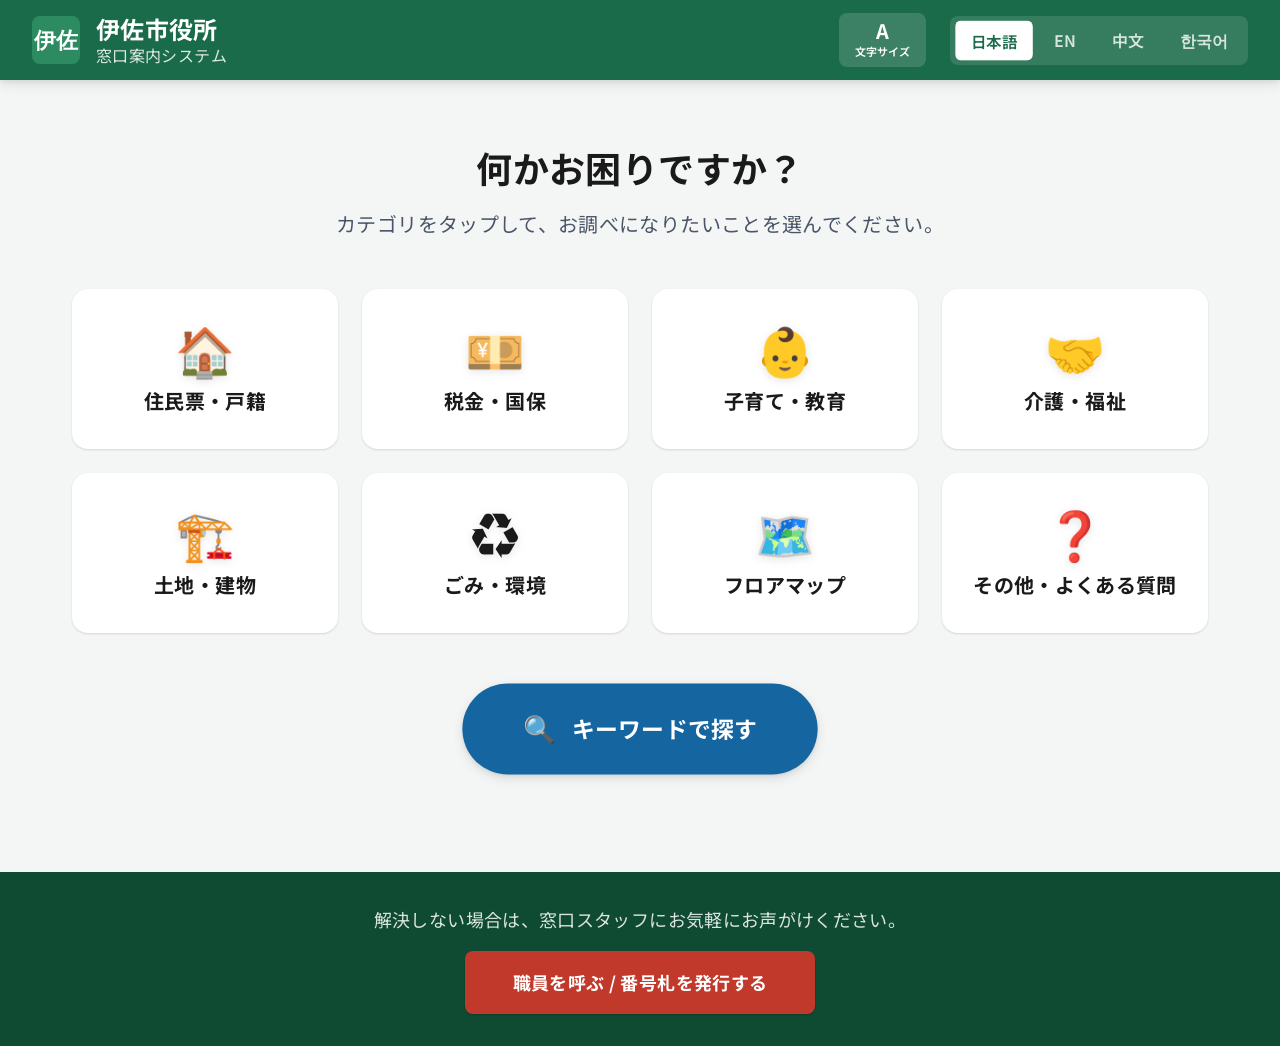
<file: 伊佐アシストLLC/伊佐市役所/index.html>
<!DOCTYPE html>
<html lang="ja">
<head>
  <meta charset="UTF-8">
  <meta name="viewport" content="width=device-width, initial-scale=1.0">
  <meta name="description" content="伊佐市役所 窓口案内・AIスマート回答システム">
  <title>窓口案内 | 伊佐市役所</title>

  <!-- Google Fonts: Noto Sans JP -->
  <link rel="preconnect" href="https://fonts.googleapis.com">
  <link rel="preconnect" href="https://fonts.gstatic.com" crossorigin>
  <link href="https://fonts.googleapis.com/css2?family=Noto+Sans+JP:wght@400;600;700&display=swap" rel="stylesheet">

  <!-- GSAP CDN -->
  <script src="https://cdnjs.cloudflare.com/ajax/libs/gsap/3.12.2/gsap.min.js" defer></script>

  <link rel="stylesheet" href="css/style.css">
</head>
<body class="page-home">

  <!-- スキップリンク（アクセシビリティ） -->
  <a href="#main-content" class="skip-link" data-i18n="skip_to_main">メインコンテンツへスキップ</a>

  <!-- ローディングオーバーレイ -->
  <div class="loading-overlay" id="loading-overlay" role="status" aria-label="読み込み中">
    <div class="loading-spinner" aria-hidden="true">
      <div class="spinner-ring"></div>
      <div class="spinner-ring spinner-ring--delay"></div>
    </div>
    <p class="loading-text" data-i18n="loading">読み込み中...</p>
  </div>

  <!-- アイドルタイムアウト警告オーバーレイ -->
  <div class="timeout-overlay" id="timeout-overlay" role="dialog" aria-modal="true" aria-labelledby="timeout-title" hidden>
    <div class="timeout-dialog">
      <p class="timeout-title" id="timeout-title" data-i18n="timeout_warning">画面が自動でリセットされます</p>
      <div class="timeout-countdown" aria-live="assertive">
        <span id="timeout-seconds">5</span><span data-i18n="timeout_seconds_unit">秒後にホームに戻ります</span>
      </div>
      <div class="timeout-bar-wrap" aria-hidden="true">
        <div class="timeout-bar" id="timeout-bar"></div>
      </div>
      <button
        type="button"
        class="btn btn--primary btn--large"
        id="timeout-cancel-btn"
        data-i18n="timeout_cancel"
        aria-label="タイムアウトをキャンセルして操作を続ける"
      >続けて操作する</button>
    </div>
  </div>

  <!-- ヘッダー -->
  <header class="site-header" role="banner">
    <div class="header-inner">
      <div class="header-logo">
        <img
          src="images/logo-placeholder.svg"
          alt="伊佐市役所"
          class="header-logo__img"
          width="48"
          height="48"
          onerror="this.style.display='none'"
        >
        <div class="header-logo__text">
          <span class="header-logo__city" data-i18n="city_name">伊佐市役所</span>
          <span class="header-logo__subtitle" data-i18n="system_name">窓口案内システム</span>
        </div>
      </div>

      <nav class="header-controls" role="navigation" aria-label="言語・表示設定">
        <!-- 文字サイズ切り替え -->
        <button
          type="button"
          class="ctrl-btn ctrl-btn--font"
          id="font-size-toggle"
          aria-pressed="false"
          data-i18n-aria="font_size_toggle_label"
          aria-label="文字を大きくする"
        >
          <span class="ctrl-btn__icon" aria-hidden="true">A</span>
          <span class="ctrl-btn__label" data-i18n="font_size_label">文字サイズ</span>
        </button>

        <!-- 言語切り替え -->
        <div class="lang-switcher" role="group" aria-label="言語切り替え">
          <button type="button" class="lang-btn lang-btn--active" data-lang="ja" aria-pressed="true" aria-label="日本語に切り替え">日本語</button>
          <button type="button" class="lang-btn" data-lang="en" aria-pressed="false" aria-label="Switch to English">EN</button>
          <button type="button" class="lang-btn" data-lang="zh" aria-pressed="false" aria-label="切换到中文">中文</button>
          <button type="button" class="lang-btn" data-lang="ko" aria-pressed="false" aria-label="한국어로 전환">한국어</button>
        </div>
      </nav>
    </div>
  </header>

  <!-- メインコンテンツ -->
  <main id="main-content" class="site-main" role="main">

    <!-- ウェルカムセクション -->
    <section class="welcome-section" aria-labelledby="welcome-heading">
      <h1 class="welcome-heading" id="welcome-heading" data-i18n="welcome_heading">何かお困りですか？</h1>
      <p class="welcome-subheading" data-i18n="welcome_subheading">カテゴリをタップして、お調べになりたいことを選んでください。</p>
    </section>

    <!-- カテゴリタイルグリッド -->
    <section class="category-section" aria-labelledby="category-heading">
      <h2 class="sr-only" id="category-heading" data-i18n="category_heading">お手続きのカテゴリ</h2>

      <div class="category-grid" role="list">

        <a href="faq.html?category=residence" class="category-tile" role="listitem" aria-label="住民票・戸籍に関するご質問">
          <div class="category-tile__icon" aria-hidden="true">🏠</div>
          <span class="category-tile__label" data-i18n="cat_residence">住民票・戸籍</span>
        </a>

        <a href="faq.html?category=tax" class="category-tile" role="listitem" aria-label="税金・国民健康保険に関するご質問">
          <div class="category-tile__icon" aria-hidden="true">💴</div>
          <span class="category-tile__label" data-i18n="cat_tax">税金・国保</span>
        </a>

        <a href="faq.html?category=childcare" class="category-tile" role="listitem" aria-label="子育て・教育に関するご質問">
          <div class="category-tile__icon" aria-hidden="true">👶</div>
          <span class="category-tile__label" data-i18n="cat_childcare">子育て・教育</span>
        </a>

        <a href="faq.html?category=welfare" class="category-tile" role="listitem" aria-label="介護・福祉に関するご質問">
          <div class="category-tile__icon" aria-hidden="true">🤝</div>
          <span class="category-tile__label" data-i18n="cat_welfare">介護・福祉</span>
        </a>

        <a href="faq.html?category=land" class="category-tile" role="listitem" aria-label="土地・建物に関するご質問">
          <div class="category-tile__icon" aria-hidden="true">🏗️</div>
          <span class="category-tile__label" data-i18n="cat_land">土地・建物</span>
        </a>

        <a href="faq.html?category=environment" class="category-tile" role="listitem" aria-label="ごみ・環境に関するご質問">
          <div class="category-tile__icon" aria-hidden="true">♻️</div>
          <span class="category-tile__label" data-i18n="cat_environment">ごみ・環境</span>
        </a>

        <a href="floor-map.html" class="category-tile" role="listitem" aria-label="庁舎フロアマップを見る">
          <div class="category-tile__icon" aria-hidden="true">🗺️</div>
          <span class="category-tile__label" data-i18n="cat_floormap">フロアマップ</span>
        </a>

        <a href="faq.html" class="category-tile" role="listitem" aria-label="その他よくある質問を検索する">
          <div class="category-tile__icon" aria-hidden="true">❓</div>
          <span class="category-tile__label" data-i18n="cat_other">その他・よくある質問</span>
        </a>

      </div>
    </section>

    <!-- キーワード検索 -->
    <section class="search-section" aria-labelledby="search-heading">
      <h2 class="sr-only" id="search-heading" data-i18n="search_heading">キーワードで探す</h2>
      <a href="faq.html" class="search-cta-btn" aria-label="キーワードを入力してよくある質問を検索する">
        <span class="search-cta-btn__icon" aria-hidden="true">🔍</span>
        <span class="search-cta-btn__text" data-i18n="search_cta">キーワードで探す</span>
      </a>
    </section>

  </main>

  <!-- フッター -->
  <footer class="site-footer" role="contentinfo">
    <p class="footer-text" data-i18n="footer_support">解決しない場合は、窓口スタッフにお気軽にお声がけください。</p>
    <a href="escalate.html" class="footer-escalate-btn" aria-label="職員を呼ぶ・番号札を発行する">
      <span data-i18n="footer_escalate">職員を呼ぶ / 番号札を発行する</span>
    </a>
  </footer>

  <!-- JavaScript -->
  <script src="js/i18n.js"></script>
  <script src="js/faq-data.js"></script>
  <script src="js/main.js"></script>
</body>
</html>
</file>
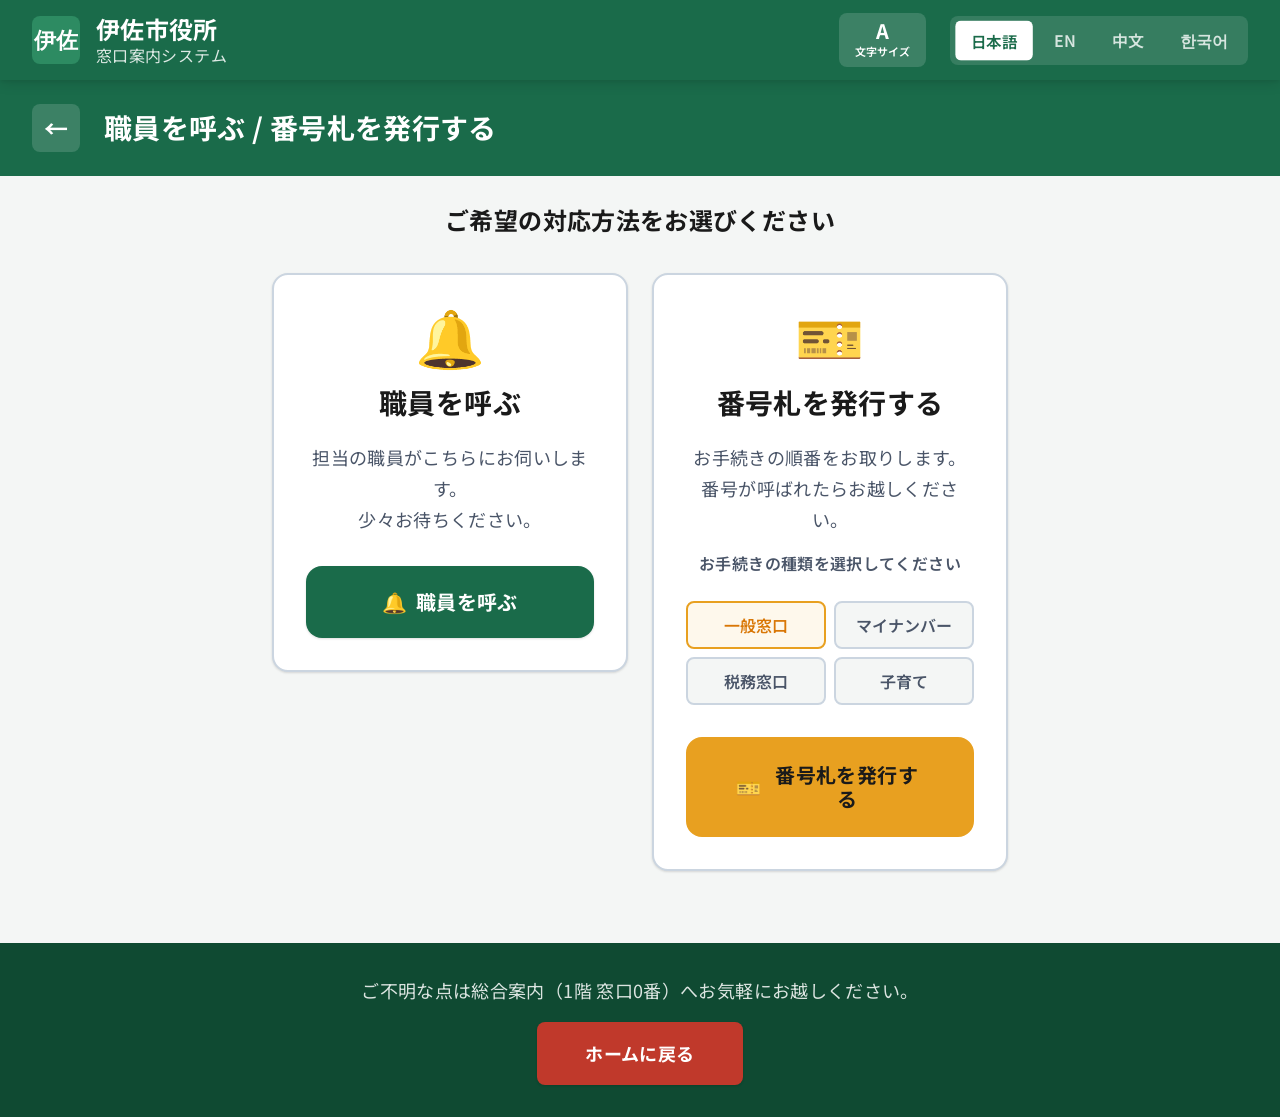
<file: 伊佐アシストLLC/伊佐市役所/escalate.html>
<!DOCTYPE html>
<html lang="ja">
<head>
  <meta charset="UTF-8">
  <meta name="viewport" content="width=device-width, initial-scale=1.0">
  <meta name="description" content="職員を呼ぶ・番号札を発行する | 伊佐市役所 窓口案内システム">
  <title>職員を呼ぶ | 伊佐市役所</title>

  <!-- Google Fonts: Noto Sans JP -->
  <link rel="preconnect" href="https://fonts.googleapis.com">
  <link rel="preconnect" href="https://fonts.gstatic.com" crossorigin>
  <link href="https://fonts.googleapis.com/css2?family=Noto+Sans+JP:wght@400;600;700&display=swap" rel="stylesheet">

  <!-- GSAP CDN -->
  <script src="https://cdnjs.cloudflare.com/ajax/libs/gsap/3.12.2/gsap.min.js" defer></script>

  <link rel="stylesheet" href="css/style.css">
</head>
<body class="page-escalate page-layout">

  <!-- スキップリンク（アクセシビリティ） -->
  <a href="#main-content" class="skip-link">メインコンテンツへスキップ</a>

  <!-- アイドルタイムアウト警告オーバーレイ -->
  <div class="timeout-overlay" id="timeout-overlay" role="dialog" aria-modal="true" aria-labelledby="timeout-title" hidden>
    <div class="timeout-dialog">
      <p class="timeout-title" id="timeout-title">画面が自動でリセットされます</p>
      <div class="timeout-countdown" aria-live="assertive">
        <span id="timeout-seconds">5</span><span>秒後にホームに戻ります</span>
      </div>
      <div class="timeout-bar-wrap" aria-hidden="true">
        <div class="timeout-bar" id="timeout-bar"></div>
      </div>
      <button
        type="button"
        class="btn btn--primary btn--large"
        id="timeout-cancel-btn"
        aria-label="タイムアウトをキャンセルして操作を続ける"
      >続けて操作する</button>
    </div>
  </div>

  <!-- ヘッダー -->
  <header class="site-header" role="banner">
    <div class="header-inner">
      <div class="header-logo">
        <img
          src="images/logo-placeholder.svg"
          alt="伊佐市役所"
          class="header-logo__img"
          width="48"
          height="48"
          onerror="this.style.display='none'"
        >
        <div class="header-logo__text">
          <span class="header-logo__city">伊佐市役所</span>
          <span class="header-logo__subtitle">窓口案内システム</span>
        </div>
      </div>

      <nav class="header-controls" role="navigation" aria-label="言語・表示設定">
        <button
          type="button"
          class="ctrl-btn ctrl-btn--font"
          id="font-size-toggle"
          aria-pressed="false"
          aria-label="文字を大きくする"
        >
          <span class="ctrl-btn__icon" aria-hidden="true">A</span>
          <span class="ctrl-btn__label">文字サイズ</span>
        </button>

        <div class="lang-switcher" role="group" aria-label="言語切り替え">
          <button type="button" class="lang-btn lang-btn--active" data-lang="ja" aria-pressed="true" aria-label="日本語に切り替え">日本語</button>
          <button type="button" class="lang-btn" data-lang="en" aria-pressed="false" aria-label="Switch to English">EN</button>
          <button type="button" class="lang-btn" data-lang="zh" aria-pressed="false" aria-label="切换到中文">中文</button>
          <button type="button" class="lang-btn" data-lang="ko" aria-pressed="false" aria-label="한국어로 전환">한국어</button>
        </div>
      </nav>
    </div>
  </header>

  <!-- ページヘッダー -->
  <div class="page-header" role="navigation" aria-label="ページナビゲーション">
    <a href="javascript:history.back()" class="page-header__back" aria-label="前のページに戻る">&#8592;</a>
    <h1 class="page-header__title">職員を呼ぶ / 番号札を発行する</h1>
  </div>

  <!-- メインコンテンツ -->
  <main id="main-content" class="site-main" role="main">

    <!-- 通常状態: 選択画面 -->
    <div id="escalate-select" class="escalate-section" aria-labelledby="escalate-heading">
      <p class="escalate-intro" id="escalate-heading">ご希望の対応方法をお選びください</p>

      <div class="escalate-options" role="group" aria-label="対応方法の選択">

        <!-- 職員呼び出し -->
        <div class="escalate-card" id="call-staff-card">
          <div class="escalate-card__icon" aria-hidden="true">🔔</div>
          <h2 class="escalate-card__title">職員を呼ぶ</h2>
          <p class="escalate-card__desc">担当の職員がこちらにお伺いします。<br>少々お待ちください。</p>
          <button
            type="button"
            class="btn btn--primary btn--large escalate-card__btn"
            id="call-staff-btn"
            aria-label="職員を呼ぶ（呼び出しボタン）"
          >
            <span aria-hidden="true">🔔</span> 職員を呼ぶ
          </button>
        </div>

        <!-- 番号札発行 -->
        <div class="escalate-card" id="issue-ticket-card">
          <div class="escalate-card__icon" aria-hidden="true">🎫</div>
          <h2 class="escalate-card__title">番号札を発行する</h2>
          <p class="escalate-card__desc">お手続きの順番をお取りします。<br>番号が呼ばれたらお越しください。</p>

          <!-- カテゴリ選択 -->
          <p class="escalate-ticket-label">お手続きの種類を選択してください</p>
          <div class="escalate-ticket-categories" role="group" aria-label="番号札のカテゴリ選択">
            <button type="button" class="ticket-cat-btn ticket-cat-btn--active" data-cat="general" aria-pressed="true" aria-label="一般窓口の番号札を発行">
              一般窓口
            </button>
            <button type="button" class="ticket-cat-btn" data-cat="mynumber" aria-pressed="false" aria-label="マイナンバー窓口の番号札を発行">
              マイナンバー
            </button>
            <button type="button" class="ticket-cat-btn" data-cat="tax" aria-pressed="false" aria-label="税務窓口の番号札を発行">
              税務窓口
            </button>
            <button type="button" class="ticket-cat-btn" data-cat="childcare" aria-pressed="false" aria-label="子育て窓口の番号札を発行">
              子育て
            </button>
          </div>

          <button
            type="button"
            class="btn btn--accent btn--large escalate-card__btn"
            id="issue-ticket-btn"
            aria-label="番号札を発行する"
          >
            <span aria-hidden="true">🎫</span> 番号札を発行する
          </button>
        </div>

      </div>
    </div>

    <!-- 職員呼び出し後の確認表示 -->
    <div id="escalate-called" class="escalate-confirm" hidden aria-live="assertive" aria-atomic="true" role="status">
      <div class="escalate-confirm__icon" aria-hidden="true">✅</div>
      <h2 class="escalate-confirm__title">職員を呼び出しました</h2>
      <p class="escalate-confirm__desc">担当の職員がまもなくお伺いします。<br>この場でしばらくお待ちください。</p>
      <div class="escalate-confirm__waiting" aria-hidden="true">
        <div class="waiting-dot"></div>
        <div class="waiting-dot waiting-dot--delay1"></div>
        <div class="waiting-dot waiting-dot--delay2"></div>
      </div>
      <a href="index.html" class="btn btn--outline btn--large escalate-confirm__home-btn" aria-label="ホームに戻る">
        ホームに戻る
      </a>
    </div>

    <!-- 番号札発行後の確認表示 -->
    <div id="escalate-ticket-issued" class="escalate-confirm" hidden aria-live="assertive" aria-atomic="true" role="status">
      <div class="escalate-confirm__icon" aria-hidden="true">🎫</div>
      <h2 class="escalate-confirm__title">番号札を発行しました</h2>
      <div class="ticket-number-display" aria-label="お客様の番号">
        <span class="ticket-number-label">お客様の番号</span>
        <span class="ticket-number" id="ticket-number" aria-live="polite">—</span>
      </div>
      <p class="escalate-confirm__desc">番号が呼ばれましたら、お近くの窓口へお越しください。</p>
      <p class="escalate-confirm__wait-info" id="ticket-wait-info" aria-live="polite"></p>
      <a href="index.html" class="btn btn--outline btn--large escalate-confirm__home-btn" aria-label="ホームに戻る">
        ホームに戻る
      </a>
    </div>

  </main>

  <!-- フッター -->
  <footer class="site-footer" role="contentinfo">
    <p class="footer-text">ご不明な点は総合案内（1階 窓口0番）へお気軽にお越しください。</p>
    <a href="index.html" class="footer-escalate-btn" aria-label="ホームに戻る">
      ホームに戻る
    </a>
  </footer>

  <!-- JavaScript -->
  <script src="js/i18n.js"></script>
  <script src="js/faq-data.js"></script>
  <script src="js/main.js"></script>
  <script src="js/escalate.js"></script>
</body>
</html>
</file>
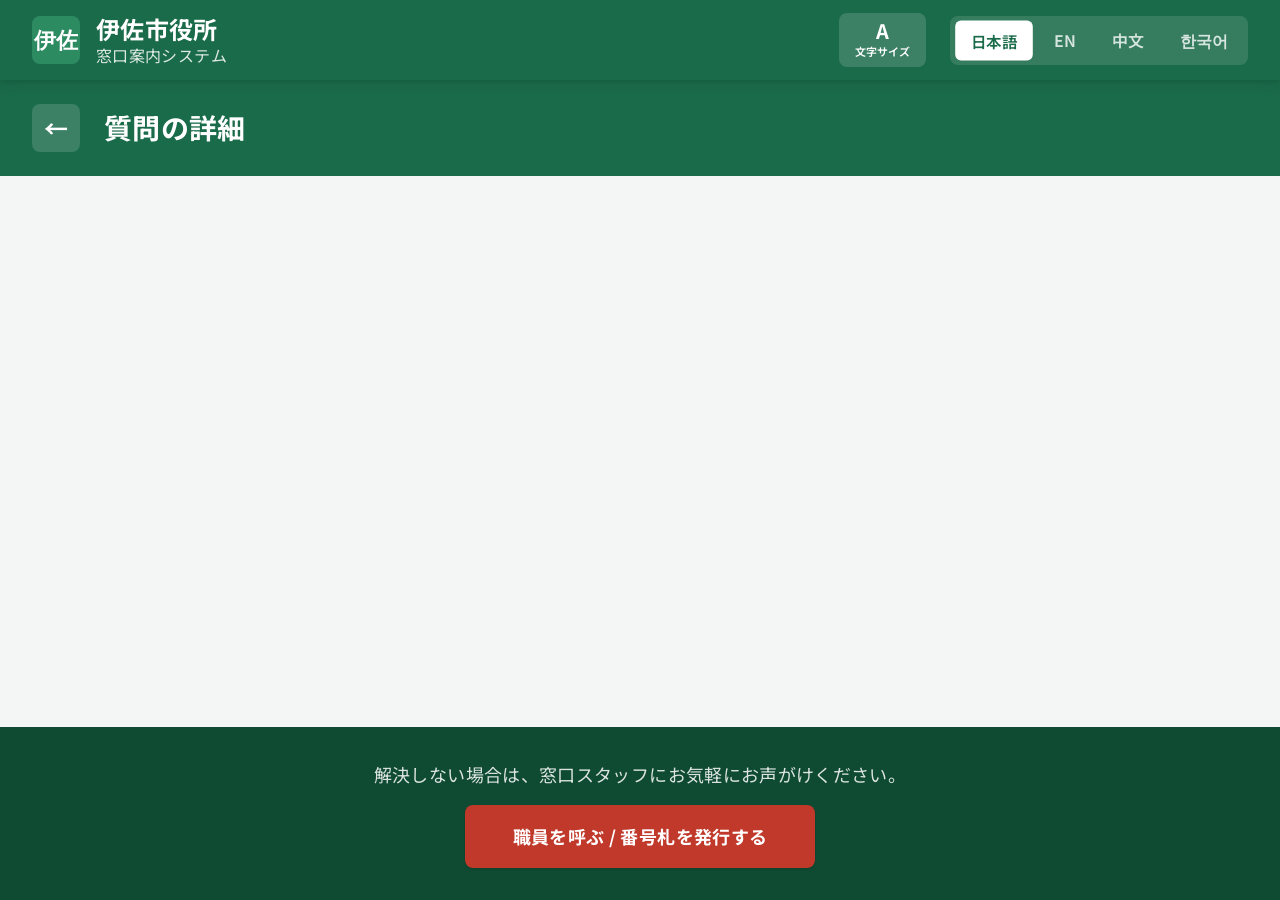
<file: 伊佐アシストLLC/伊佐市役所/faq-detail.html>
<!DOCTYPE html>
<html lang="ja">
<head>
  <meta charset="UTF-8">
  <meta name="viewport" content="width=device-width, initial-scale=1.0">
  <meta name="description" content="よくある質問の詳細 | 伊佐市役所 窓口案内システム">
  <title>質問の詳細 | 伊佐市役所</title>

  <!-- Google Fonts: Noto Sans JP -->
  <link rel="preconnect" href="https://fonts.googleapis.com">
  <link rel="preconnect" href="https://fonts.gstatic.com" crossorigin>
  <link href="https://fonts.googleapis.com/css2?family=Noto+Sans+JP:wght@400;600;700&display=swap" rel="stylesheet">

  <!-- GSAP CDN -->
  <script src="https://cdnjs.cloudflare.com/ajax/libs/gsap/3.12.2/gsap.min.js" defer></script>

  <link rel="stylesheet" href="css/style.css">
</head>
<body class="page-faq-detail page-layout">

  <!-- スキップリンク（アクセシビリティ） -->
  <a href="#main-content" class="skip-link">メインコンテンツへスキップ</a>

  <!-- アイドルタイムアウト警告オーバーレイ -->
  <div class="timeout-overlay" id="timeout-overlay" role="dialog" aria-modal="true" aria-labelledby="timeout-title" hidden>
    <div class="timeout-dialog">
      <p class="timeout-title" id="timeout-title">画面が自動でリセットされます</p>
      <div class="timeout-countdown" aria-live="assertive">
        <span id="timeout-seconds">5</span><span>秒後にホームに戻ります</span>
      </div>
      <div class="timeout-bar-wrap" aria-hidden="true">
        <div class="timeout-bar" id="timeout-bar"></div>
      </div>
      <button
        type="button"
        class="btn btn--primary btn--large"
        id="timeout-cancel-btn"
        aria-label="タイムアウトをキャンセルして操作を続ける"
      >続けて操作する</button>
    </div>
  </div>

  <!-- ヘッダー -->
  <header class="site-header" role="banner">
    <div class="header-inner">
      <div class="header-logo">
        <img
          src="images/logo-placeholder.svg"
          alt="伊佐市役所"
          class="header-logo__img"
          width="48"
          height="48"
          onerror="this.style.display='none'"
        >
        <div class="header-logo__text">
          <span class="header-logo__city">伊佐市役所</span>
          <span class="header-logo__subtitle">窓口案内システム</span>
        </div>
      </div>

      <nav class="header-controls" role="navigation" aria-label="言語・表示設定">
        <button
          type="button"
          class="ctrl-btn ctrl-btn--font"
          id="font-size-toggle"
          aria-pressed="false"
          aria-label="文字を大きくする"
        >
          <span class="ctrl-btn__icon" aria-hidden="true">A</span>
          <span class="ctrl-btn__label">文字サイズ</span>
        </button>

        <div class="lang-switcher" role="group" aria-label="言語切り替え">
          <button type="button" class="lang-btn lang-btn--active" data-lang="ja" aria-pressed="true" aria-label="日本語に切り替え">日本語</button>
          <button type="button" class="lang-btn" data-lang="en" aria-pressed="false" aria-label="Switch to English">EN</button>
          <button type="button" class="lang-btn" data-lang="zh" aria-pressed="false" aria-label="切换到中文">中文</button>
          <button type="button" class="lang-btn" data-lang="ko" aria-pressed="false" aria-label="한국어로 전환">한국어</button>
        </div>
      </nav>
    </div>
  </header>

  <!-- ページヘッダー（戻るボタン） -->
  <div class="page-header" role="navigation" aria-label="ページナビゲーション">
    <a href="javascript:history.back()" class="page-header__back" aria-label="前のページに戻る">&#8592;</a>
    <h1 class="page-header__title" id="page-title">質問の詳細</h1>
  </div>

  <!-- メインコンテンツ -->
  <main id="main-content" class="site-main" role="main">

    <!-- 詳細カード（faq-detail.jsが動的に描画） -->
    <div id="faq-detail-root" aria-live="polite" aria-atomic="true">
      <!-- ローディング状態 -->
      <div class="detail-loading" id="detail-loading" aria-label="読み込み中">
        <div class="loading-spinner" aria-hidden="true">
          <div class="spinner-ring"></div>
          <div class="spinner-ring spinner-ring--delay"></div>
        </div>
      </div>
    </div>

  </main>

  <!-- フッター -->
  <footer class="site-footer" role="contentinfo">
    <p class="footer-text">解決しない場合は、窓口スタッフにお気軽にお声がけください。</p>
    <a href="escalate.html" class="footer-escalate-btn" aria-label="職員を呼ぶ・番号札を発行する">
      職員を呼ぶ / 番号札を発行する
    </a>
  </footer>

  <!-- JavaScript -->
  <script src="js/i18n.js"></script>
  <script src="js/faq-data.js"></script>
  <script src="js/main.js"></script>
  <script src="js/faq-detail.js"></script>
</body>
</html>
</file>
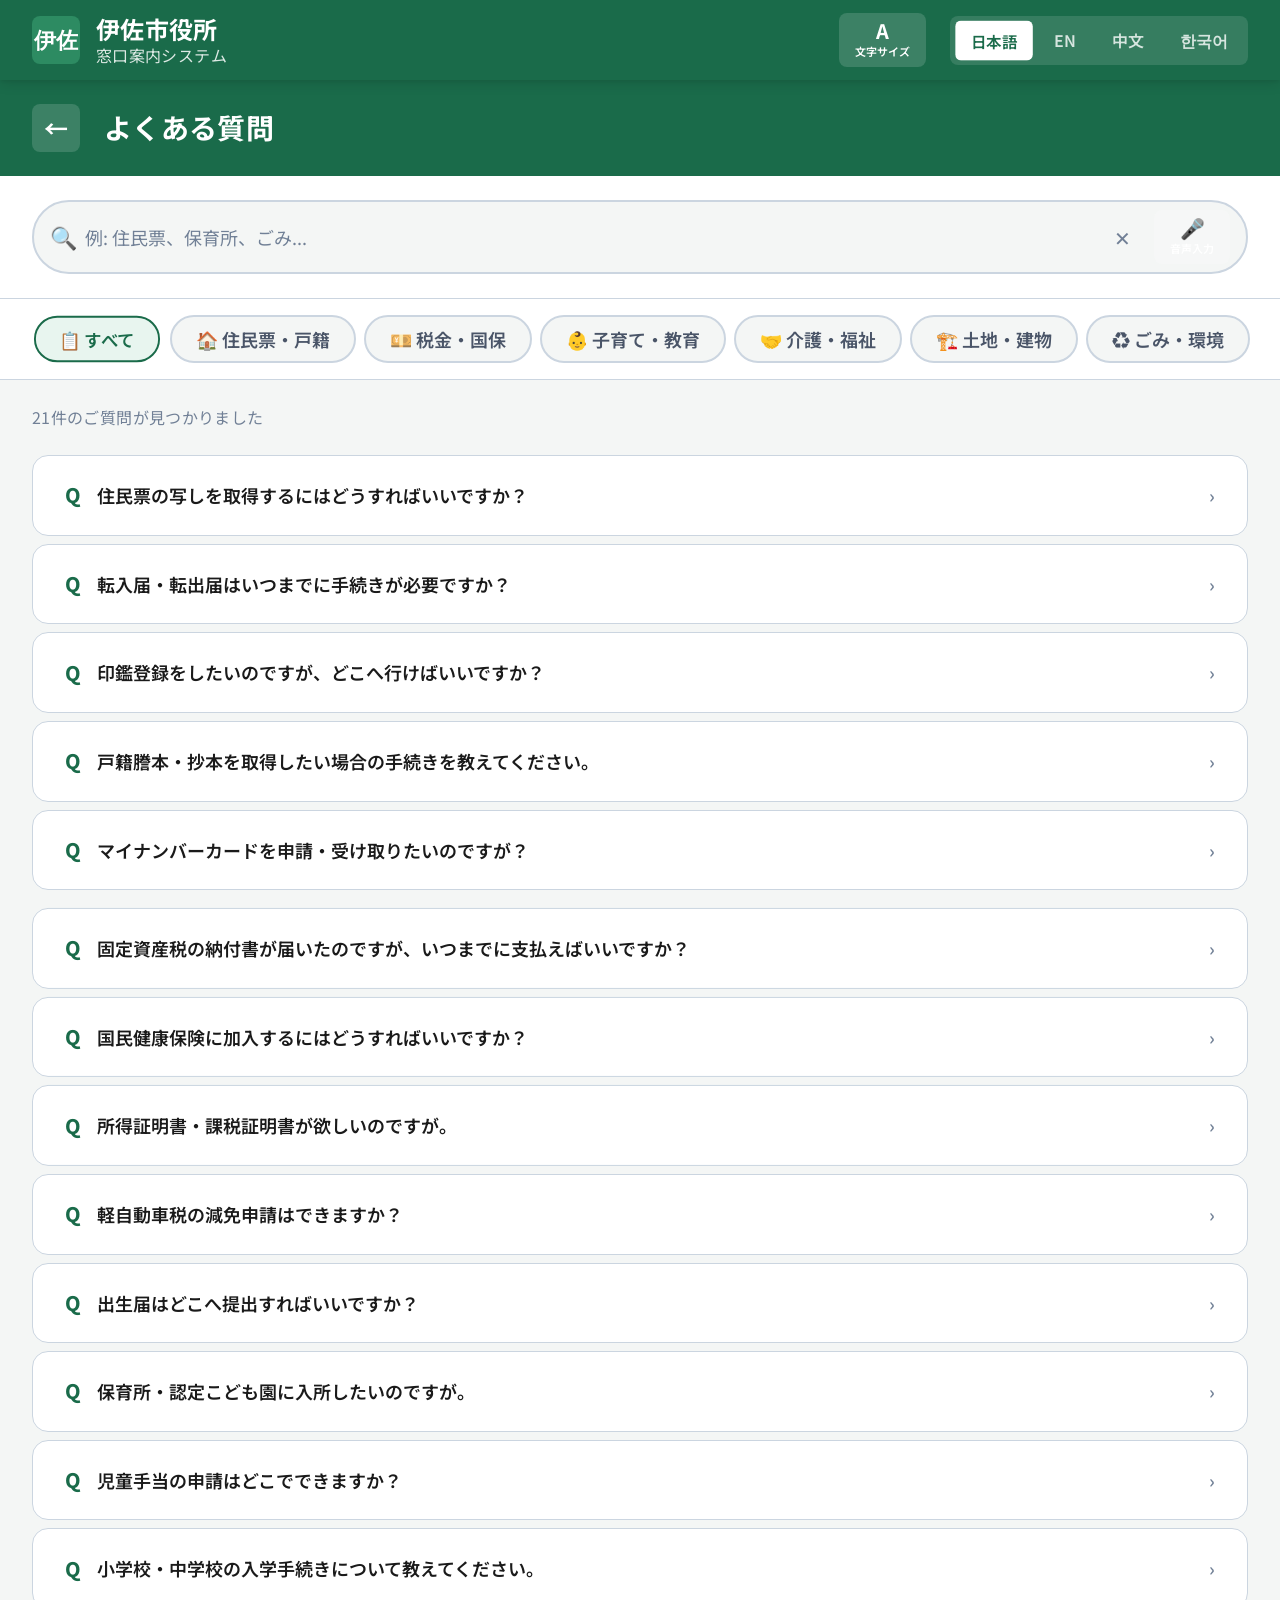
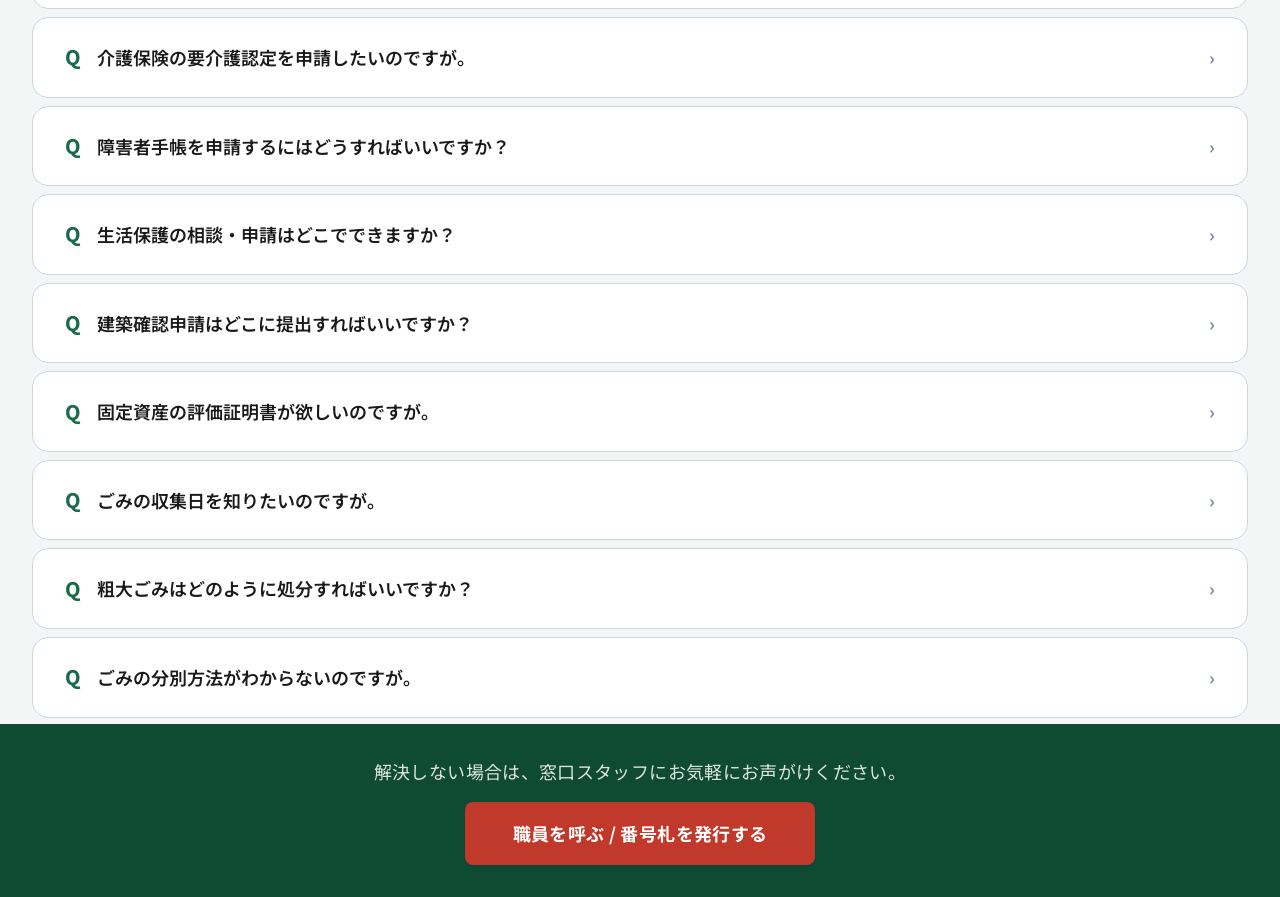
<file: 伊佐アシストLLC/伊佐市役所/faq.html>
<!DOCTYPE html>
<html lang="ja">
<head>
  <meta charset="UTF-8">
  <meta name="viewport" content="width=device-width, initial-scale=1.0">
  <meta name="description" content="よくある質問の検索・一覧 | 伊佐市役所 窓口案内システム">
  <title>よくある質問 | 伊佐市役所</title>

  <!-- Google Fonts: Noto Sans JP -->
  <link rel="preconnect" href="https://fonts.googleapis.com">
  <link rel="preconnect" href="https://fonts.gstatic.com" crossorigin>
  <link href="https://fonts.googleapis.com/css2?family=Noto+Sans+JP:wght@400;600;700&display=swap" rel="stylesheet">

  <!-- GSAP CDN -->
  <script src="https://cdnjs.cloudflare.com/ajax/libs/gsap/3.12.2/gsap.min.js" defer></script>

  <link rel="stylesheet" href="css/style.css">
</head>
<body class="page-faq page-layout">

  <!-- スキップリンク（アクセシビリティ） -->
  <a href="#main-content" class="skip-link">メインコンテンツへスキップ</a>

  <!-- アイドルタイムアウト警告オーバーレイ -->
  <div class="timeout-overlay" id="timeout-overlay" role="dialog" aria-modal="true" aria-labelledby="timeout-title" hidden>
    <div class="timeout-dialog">
      <p class="timeout-title" id="timeout-title">画面が自動でリセットされます</p>
      <div class="timeout-countdown" aria-live="assertive">
        <span id="timeout-seconds">5</span><span>秒後にホームに戻ります</span>
      </div>
      <div class="timeout-bar-wrap" aria-hidden="true">
        <div class="timeout-bar" id="timeout-bar"></div>
      </div>
      <button
        type="button"
        class="btn btn--primary btn--large"
        id="timeout-cancel-btn"
        aria-label="タイムアウトをキャンセルして操作を続ける"
      >続けて操作する</button>
    </div>
  </div>

  <!-- ヘッダー -->
  <header class="site-header" role="banner">
    <div class="header-inner">
      <div class="header-logo">
        <img
          src="images/logo-placeholder.svg"
          alt="伊佐市役所"
          class="header-logo__img"
          width="48"
          height="48"
          onerror="this.style.display='none'"
        >
        <div class="header-logo__text">
          <span class="header-logo__city">伊佐市役所</span>
          <span class="header-logo__subtitle">窓口案内システム</span>
        </div>
      </div>

      <nav class="header-controls" role="navigation" aria-label="言語・表示設定">
        <button
          type="button"
          class="ctrl-btn ctrl-btn--font"
          id="font-size-toggle"
          aria-pressed="false"
          aria-label="文字を大きくする"
        >
          <span class="ctrl-btn__icon" aria-hidden="true">A</span>
          <span class="ctrl-btn__label">文字サイズ</span>
        </button>

        <div class="lang-switcher" role="group" aria-label="言語切り替え">
          <button type="button" class="lang-btn lang-btn--active" data-lang="ja" aria-pressed="true" aria-label="日本語に切り替え">日本語</button>
          <button type="button" class="lang-btn" data-lang="en" aria-pressed="false" aria-label="Switch to English">EN</button>
          <button type="button" class="lang-btn" data-lang="zh" aria-pressed="false" aria-label="切换到中文">中文</button>
          <button type="button" class="lang-btn" data-lang="ko" aria-pressed="false" aria-label="한국어로 전환">한국어</button>
        </div>
      </nav>
    </div>
  </header>

  <!-- ページヘッダー（タイトル＋戻るボタン） -->
  <div class="page-header" role="navigation" aria-label="ページナビゲーション">
    <a href="index.html" class="page-header__back" aria-label="ホームに戻る">&#8592;</a>
    <h1 class="page-header__title" id="page-title">よくある質問</h1>
  </div>

  <!-- メインコンテンツ -->
  <main id="main-content" class="site-main" role="main">

    <!-- 検索バー -->
    <section class="search-bar" aria-labelledby="search-label">
      <h2 class="sr-only" id="search-label">キーワード検索</h2>
      <div class="search-input-wrap" role="search">
        <span class="search-input-icon" aria-hidden="true">🔍</span>
        <label for="search-input" class="sr-only">キーワードを入力</label>
        <input
          type="search"
          id="search-input"
          class="search-input"
          placeholder="例: 住民票、保育所、ごみ..."
          autocomplete="off"
          autocorrect="off"
          spellcheck="false"
          aria-label="質問をキーワードで検索"
        >
        <button
          type="button"
          class="search-clear-btn"
          id="search-clear-btn"
          aria-label="検索テキストをクリア"
          hidden
        >✕</button>
        <!-- 音声入力ボタン -->
        <button
          type="button"
          class="ctrl-btn ctrl-btn--voice"
          id="voice-input-btn"
          aria-label="音声でキーワードを入力する"
          aria-pressed="false"
        >
          <span class="ctrl-btn__icon" aria-hidden="true">🎤</span>
          <span class="ctrl-btn__label">音声入力</span>
        </button>
      </div>
    </section>

    <!-- カテゴリフィルター -->
    <nav class="category-filter" aria-label="カテゴリで絞り込む" id="category-filter">
      <!-- faq.jsが動的に生成する -->
    </nav>

    <!-- FAQリスト -->
    <section class="faq-list-section" id="faq-list-section" aria-labelledby="faq-list-label">
      <p class="faq-count" id="faq-count" aria-live="polite" aria-atomic="true"></p>
      <h2 class="sr-only" id="faq-list-label">質問一覧</h2>
      <ul class="faq-list" id="faq-list" role="list">
        <!-- faq.jsが動的に生成する -->
      </ul>

      <!-- 検索結果ゼロ表示 -->
      <div class="no-results" id="no-results" role="status" aria-live="polite">
        <div class="no-results__icon" aria-hidden="true">🔎</div>
        <p class="no-results__title">見つかりませんでした</p>
        <p class="no-results__text" id="no-results-text">キーワードを変えてお試しください。</p>
        <a href="escalate.html" class="btn btn--primary btn--large" aria-label="職員に直接質問する">
          職員に直接質問する
        </a>
      </div>
    </section>

  </main>

  <!-- フッター -->
  <footer class="site-footer" role="contentinfo">
    <p class="footer-text">解決しない場合は、窓口スタッフにお気軽にお声がけください。</p>
    <a href="escalate.html" class="footer-escalate-btn" aria-label="職員を呼ぶ・番号札を発行する">
      職員を呼ぶ / 番号札を発行する
    </a>
  </footer>

  <!-- JavaScript -->
  <script src="js/faq-data.js"></script>
  <script src="js/main.js"></script>
  <script src="js/faq.js"></script>
</body>
</html>
</file>
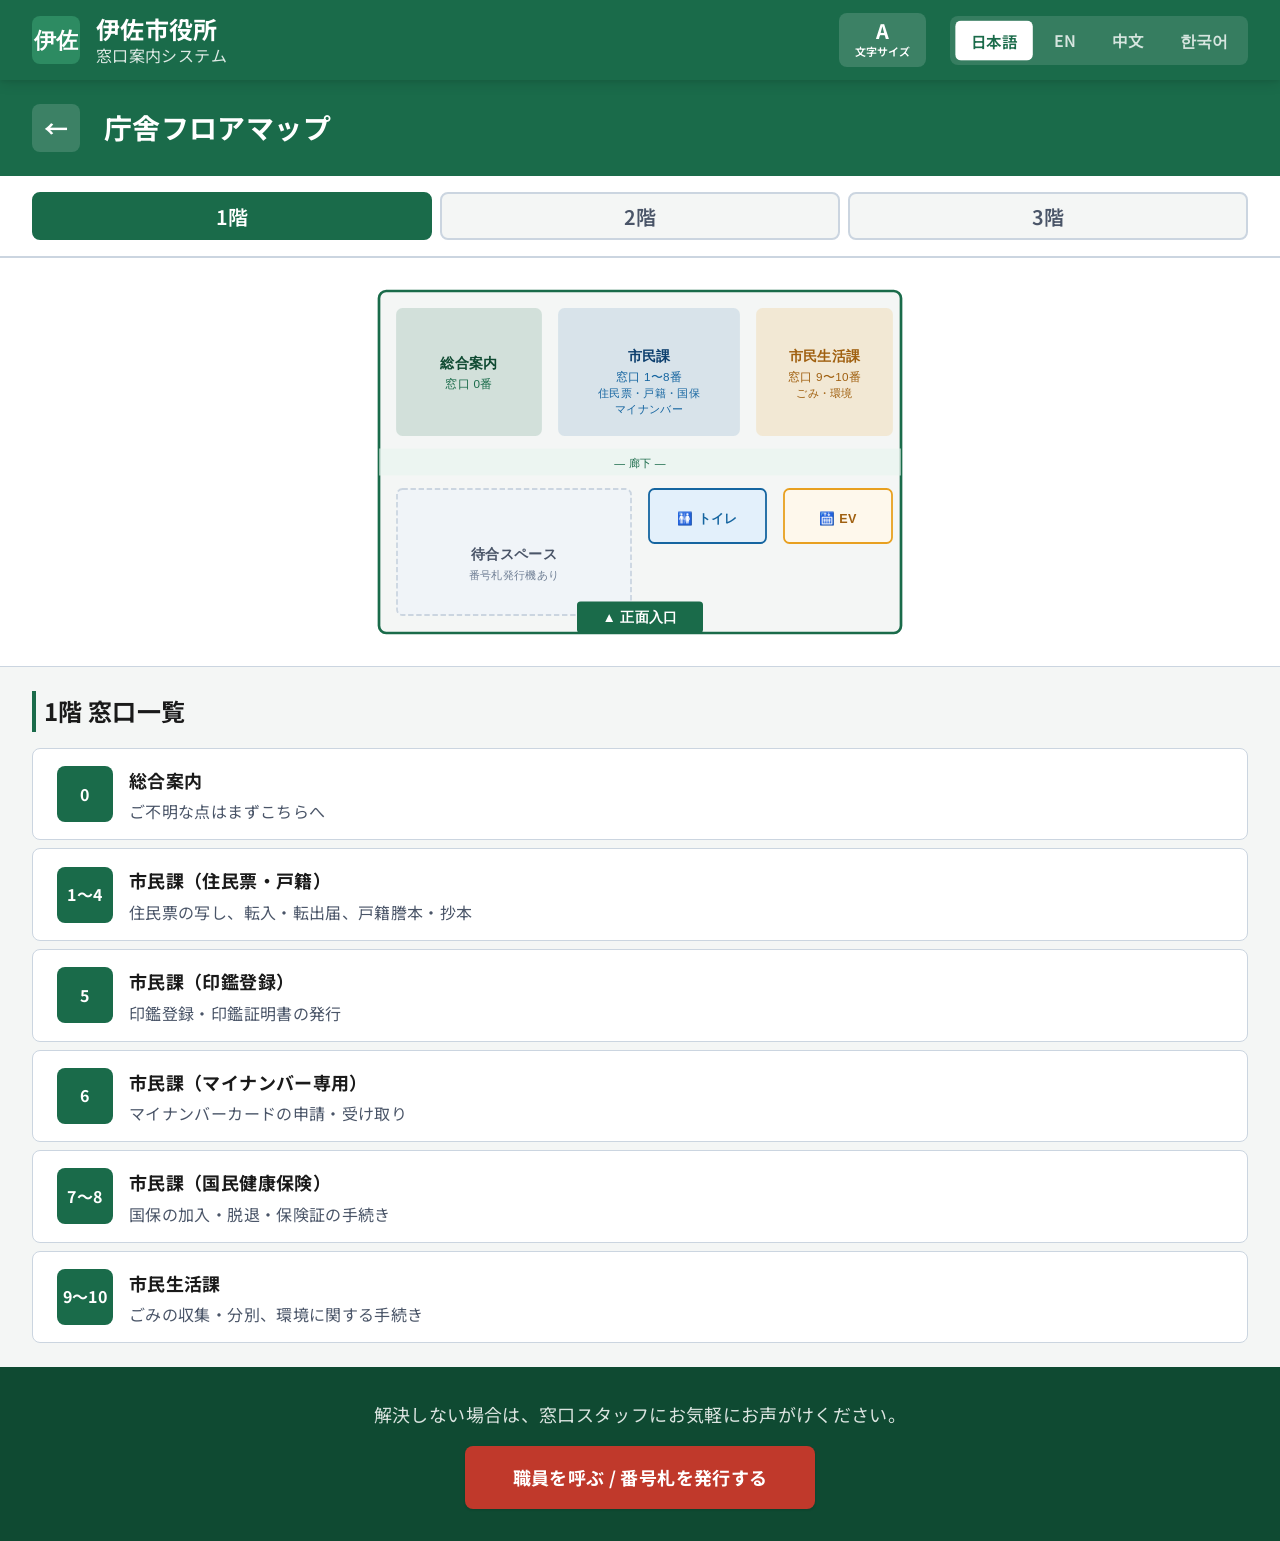
<file: 伊佐アシストLLC/伊佐市役所/floor-map.html>
<!DOCTYPE html>
<html lang="ja">
<head>
  <meta charset="UTF-8">
  <meta name="viewport" content="width=device-width, initial-scale=1.0">
  <meta name="description" content="庁舎フロアマップ | 伊佐市役所 窓口案内システム">
  <title>フロアマップ | 伊佐市役所</title>

  <!-- Google Fonts: Noto Sans JP -->
  <link rel="preconnect" href="https://fonts.googleapis.com">
  <link rel="preconnect" href="https://fonts.gstatic.com" crossorigin>
  <link href="https://fonts.googleapis.com/css2?family=Noto+Sans+JP:wght@400;600;700&display=swap" rel="stylesheet">

  <!-- GSAP CDN -->
  <script src="https://cdnjs.cloudflare.com/ajax/libs/gsap/3.12.2/gsap.min.js" defer></script>

  <link rel="stylesheet" href="css/style.css">
</head>
<body class="page-floor-map page-layout">

  <!-- スキップリンク（アクセシビリティ） -->
  <a href="#main-content" class="skip-link">メインコンテンツへスキップ</a>

  <!-- アイドルタイムアウト警告オーバーレイ -->
  <div class="timeout-overlay" id="timeout-overlay" role="dialog" aria-modal="true" aria-labelledby="timeout-title" hidden>
    <div class="timeout-dialog">
      <p class="timeout-title" id="timeout-title">画面が自動でリセットされます</p>
      <div class="timeout-countdown" aria-live="assertive">
        <span id="timeout-seconds">5</span><span>秒後にホームに戻ります</span>
      </div>
      <div class="timeout-bar-wrap" aria-hidden="true">
        <div class="timeout-bar" id="timeout-bar"></div>
      </div>
      <button
        type="button"
        class="btn btn--primary btn--large"
        id="timeout-cancel-btn"
        aria-label="タイムアウトをキャンセルして操作を続ける"
      >続けて操作する</button>
    </div>
  </div>

  <!-- ヘッダー -->
  <header class="site-header" role="banner">
    <div class="header-inner">
      <div class="header-logo">
        <img
          src="images/logo-placeholder.svg"
          alt="伊佐市役所"
          class="header-logo__img"
          width="48"
          height="48"
          onerror="this.style.display='none'"
        >
        <div class="header-logo__text">
          <span class="header-logo__city">伊佐市役所</span>
          <span class="header-logo__subtitle">窓口案内システム</span>
        </div>
      </div>

      <nav class="header-controls" role="navigation" aria-label="言語・表示設定">
        <button
          type="button"
          class="ctrl-btn ctrl-btn--font"
          id="font-size-toggle"
          aria-pressed="false"
          aria-label="文字を大きくする"
        >
          <span class="ctrl-btn__icon" aria-hidden="true">A</span>
          <span class="ctrl-btn__label">文字サイズ</span>
        </button>

        <div class="lang-switcher" role="group" aria-label="言語切り替え">
          <button type="button" class="lang-btn lang-btn--active" data-lang="ja" aria-pressed="true" aria-label="日本語に切り替え">日本語</button>
          <button type="button" class="lang-btn" data-lang="en" aria-pressed="false" aria-label="Switch to English">EN</button>
          <button type="button" class="lang-btn" data-lang="zh" aria-pressed="false" aria-label="切换到中文">中文</button>
          <button type="button" class="lang-btn" data-lang="ko" aria-pressed="false" aria-label="한국어로 전환">한국어</button>
        </div>
      </nav>
    </div>
  </header>

  <!-- ページヘッダー -->
  <div class="page-header" role="navigation" aria-label="ページナビゲーション">
    <a href="index.html" class="page-header__back" aria-label="ホームに戻る">&#8592;</a>
    <h1 class="page-header__title">庁舎フロアマップ</h1>
  </div>

  <!-- メインコンテンツ -->
  <main id="main-content" class="site-main" role="main">

    <!-- フロア切り替えタブ -->
    <nav class="floor-tabs" role="tablist" aria-label="フロア選択">
      <button
        type="button"
        role="tab"
        class="floor-tab floor-tab--active"
        id="tab-1f"
        aria-selected="true"
        aria-controls="panel-1f"
        data-floor="1f"
      >1階</button>
      <button
        type="button"
        role="tab"
        class="floor-tab"
        id="tab-2f"
        aria-selected="false"
        aria-controls="panel-2f"
        data-floor="2f"
      >2階</button>
      <button
        type="button"
        role="tab"
        class="floor-tab"
        id="tab-3f"
        aria-selected="false"
        aria-controls="panel-3f"
        data-floor="3f"
      >3階</button>
    </nav>

    <!-- 1階パネル -->
    <section
      id="panel-1f"
      role="tabpanel"
      aria-labelledby="tab-1f"
      class="floor-panel floor-panel--active"
    >
      <h2 class="sr-only">1階 フロア案内</h2>

      <!-- SVGフロアマップ（1階） -->
      <div class="floor-map-wrap" aria-label="1階のフロアマップ図">
        <svg
          class="floor-map-svg"
          viewBox="0 0 600 400"
          role="img"
          aria-label="1階フロアマップ。市民課・市民生活課・総合案内が配置されています。"
          focusable="false"
        >
          <!-- 建物外枠 -->
          <rect x="10" y="10" width="580" height="380" rx="8" fill="#f4f6f5" stroke="#1a6b4a" stroke-width="3"/>

          <!-- 廊下 -->
          <rect x="10" y="185" width="580" height="30" fill="#e8f5ef" opacity="0.6"/>
          <text x="300" y="205" text-anchor="middle" font-size="12" fill="#1a6b4a" font-family="sans-serif">— 廊下 —</text>

          <!-- 総合案内 -->
          <rect x="30" y="30" width="160" height="140" rx="6" fill="#1a6b4a" opacity="0.15" stroke="#1a6b4a" stroke-width="2"/>
          <text x="110" y="95" text-anchor="middle" font-size="16" font-weight="bold" fill="#0f4a32" font-family="sans-serif">総合案内</text>
          <text x="110" y="118" text-anchor="middle" font-size="13" fill="#1a6b4a" font-family="sans-serif">窓口 0番</text>

          <!-- 市民課 -->
          <rect x="210" y="30" width="200" height="140" rx="6" fill="#1565a0" opacity="0.12" stroke="#1565a0" stroke-width="2"/>
          <text x="310" y="88" text-anchor="middle" font-size="16" font-weight="bold" fill="#0d3f6e" font-family="sans-serif">市民課</text>
          <text x="310" y="110" text-anchor="middle" font-size="13" fill="#1565a0" font-family="sans-serif">窓口 1〜8番</text>
          <text x="310" y="128" text-anchor="middle" font-size="12" fill="#1565a0" font-family="sans-serif">住民票・戸籍・国保</text>
          <text x="310" y="146" text-anchor="middle" font-size="12" fill="#1565a0" font-family="sans-serif">マイナンバー</text>

          <!-- 市民生活課 -->
          <rect x="430" y="30" width="150" height="140" rx="6" fill="#e8a020" opacity="0.15" stroke="#e8a020" stroke-width="2"/>
          <text x="505" y="88" text-anchor="middle" font-size="16" font-weight="bold" fill="#a06010" font-family="sans-serif">市民生活課</text>
          <text x="505" y="110" text-anchor="middle" font-size="13" fill="#a06010" font-family="sans-serif">窓口 9〜10番</text>
          <text x="505" y="128" text-anchor="middle" font-size="12" fill="#a06010" font-family="sans-serif">ごみ・環境</text>

          <!-- 待合スペース -->
          <rect x="30" y="230" width="260" height="140" rx="6" fill="#f0f4f8" stroke="#cbd5e0" stroke-width="2" stroke-dasharray="6,3"/>
          <text x="160" y="308" text-anchor="middle" font-size="16" font-weight="bold" fill="#4a5568" font-family="sans-serif">待合スペース</text>
          <text x="160" y="330" text-anchor="middle" font-size="12" fill="#718096" font-family="sans-serif">番号札発行機あり</text>

          <!-- トイレ -->
          <rect x="310" y="230" width="130" height="60" rx="6" fill="#e3f0fb" stroke="#1565a0" stroke-width="2"/>
          <text x="375" y="268" text-anchor="middle" font-size="14" font-weight="bold" fill="#1565a0" font-family="sans-serif">🚻 トイレ</text>

          <!-- エレベーター -->
          <rect x="460" y="230" width="120" height="60" rx="6" fill="#fef8ec" stroke="#e8a020" stroke-width="2"/>
          <text x="520" y="268" text-anchor="middle" font-size="14" font-weight="bold" fill="#a06010" font-family="sans-serif">🛗 EV</text>

          <!-- 入口 -->
          <rect x="230" y="355" width="140" height="35" rx="4" fill="#1a6b4a"/>
          <text x="300" y="378" text-anchor="middle" font-size="15" font-weight="bold" fill="#ffffff" font-family="sans-serif">▲ 正面入口</text>
        </svg>
      </div>

      <!-- 窓口一覧（1階） -->
      <section class="floor-window-list" aria-labelledby="window-list-1f">
        <h2 class="floor-window-list__heading" id="window-list-1f">1階 窓口一覧</h2>
        <ul class="window-list" role="list">
          <li class="window-item" role="listitem">
            <span class="window-item__number" aria-label="窓口0番">0</span>
            <div class="window-item__info">
              <strong class="window-item__name">総合案内</strong>
              <p class="window-item__desc">ご不明な点はまずこちらへ</p>
            </div>
          </li>
          <li class="window-item" role="listitem">
            <span class="window-item__number" aria-label="窓口1〜4番">1〜4</span>
            <div class="window-item__info">
              <strong class="window-item__name">市民課（住民票・戸籍）</strong>
              <p class="window-item__desc">住民票の写し、転入・転出届、戸籍謄本・抄本</p>
            </div>
          </li>
          <li class="window-item" role="listitem">
            <span class="window-item__number" aria-label="窓口5番">5</span>
            <div class="window-item__info">
              <strong class="window-item__name">市民課（印鑑登録）</strong>
              <p class="window-item__desc">印鑑登録・印鑑証明書の発行</p>
            </div>
          </li>
          <li class="window-item" role="listitem">
            <span class="window-item__number" aria-label="窓口6番">6</span>
            <div class="window-item__info">
              <strong class="window-item__name">市民課（マイナンバー専用）</strong>
              <p class="window-item__desc">マイナンバーカードの申請・受け取り</p>
            </div>
          </li>
          <li class="window-item" role="listitem">
            <span class="window-item__number" aria-label="窓口7〜8番">7〜8</span>
            <div class="window-item__info">
              <strong class="window-item__name">市民課（国民健康保険）</strong>
              <p class="window-item__desc">国保の加入・脱退・保険証の手続き</p>
            </div>
          </li>
          <li class="window-item" role="listitem">
            <span class="window-item__number" aria-label="窓口9〜10番">9〜10</span>
            <div class="window-item__info">
              <strong class="window-item__name">市民生活課</strong>
              <p class="window-item__desc">ごみの収集・分別、環境に関する手続き</p>
            </div>
          </li>
        </ul>
      </section>
    </section>

    <!-- 2階パネル -->
    <section
      id="panel-2f"
      role="tabpanel"
      aria-labelledby="tab-2f"
      class="floor-panel"
      hidden
    >
      <h2 class="sr-only">2階 フロア案内</h2>

      <div class="floor-map-wrap" aria-label="2階のフロアマップ図">
        <svg
          class="floor-map-svg"
          viewBox="0 0 600 400"
          role="img"
          aria-label="2階フロアマップ。税務課・こども未来課・高齢者福祉課・福祉課が配置されています。"
          focusable="false"
        >
          <!-- 建物外枠 -->
          <rect x="10" y="10" width="580" height="380" rx="8" fill="#f4f6f5" stroke="#1a6b4a" stroke-width="3"/>

          <!-- 廊下 -->
          <rect x="10" y="185" width="580" height="30" fill="#e8f5ef" opacity="0.6"/>
          <text x="300" y="205" text-anchor="middle" font-size="12" fill="#1a6b4a" font-family="sans-serif">— 廊下 —</text>

          <!-- 税務課 -->
          <rect x="30" y="30" width="180" height="140" rx="6" fill="#1565a0" opacity="0.12" stroke="#1565a0" stroke-width="2"/>
          <text x="120" y="88" text-anchor="middle" font-size="16" font-weight="bold" fill="#0d3f6e" font-family="sans-serif">税務課</text>
          <text x="120" y="110" text-anchor="middle" font-size="13" fill="#1565a0" font-family="sans-serif">窓口 11〜13番</text>
          <text x="120" y="128" text-anchor="middle" font-size="12" fill="#1565a0" font-family="sans-serif">固定資産税・所得証明</text>

          <!-- こども未来課 -->
          <rect x="230" y="30" width="170" height="140" rx="6" fill="#e8a020" opacity="0.15" stroke="#e8a020" stroke-width="2"/>
          <text x="315" y="88" text-anchor="middle" font-size="15" font-weight="bold" fill="#a06010" font-family="sans-serif">こども未来課</text>
          <text x="315" y="110" text-anchor="middle" font-size="13" fill="#a06010" font-family="sans-serif">窓口 14〜15番</text>
          <text x="315" y="128" text-anchor="middle" font-size="12" fill="#a06010" font-family="sans-serif">保育所・児童手当</text>

          <!-- 高齢者福祉課 -->
          <rect x="420" y="30" width="160" height="140" rx="6" fill="#1a6b4a" opacity="0.12" stroke="#1a6b4a" stroke-width="2"/>
          <text x="500" y="81" text-anchor="middle" font-size="14" font-weight="bold" fill="#0f4a32" font-family="sans-serif">高齢者福祉課</text>
          <text x="500" y="103" text-anchor="middle" font-size="13" fill="#1a6b4a" font-family="sans-serif">窓口 16〜17番</text>
          <text x="500" y="121" text-anchor="middle" font-size="12" fill="#1a6b4a" font-family="sans-serif">介護保険・認定</text>

          <!-- 福祉課 -->
          <rect x="30" y="230" width="200" height="140" rx="6" fill="#1a6b4a" opacity="0.10" stroke="#1a6b4a" stroke-width="2"/>
          <text x="130" y="308" text-anchor="middle" font-size="16" font-weight="bold" fill="#0f4a32" font-family="sans-serif">福祉課</text>
          <text x="130" y="330" text-anchor="middle" font-size="13" fill="#1a6b4a" font-family="sans-serif">窓口 18〜19番</text>

          <!-- トイレ -->
          <rect x="450" y="230" width="130" height="60" rx="6" fill="#e3f0fb" stroke="#1565a0" stroke-width="2"/>
          <text x="515" y="268" text-anchor="middle" font-size="14" font-weight="bold" fill="#1565a0" font-family="sans-serif">🚻 トイレ</text>

          <!-- エレベーター -->
          <rect x="450" y="305" width="130" height="55" rx="6" fill="#fef8ec" stroke="#e8a020" stroke-width="2"/>
          <text x="515" y="337" text-anchor="middle" font-size="14" font-weight="bold" fill="#a06010" font-family="sans-serif">🛗 EV</text>
        </svg>
      </div>

      <!-- 窓口一覧（2階） -->
      <section class="floor-window-list" aria-labelledby="window-list-2f">
        <h2 class="floor-window-list__heading" id="window-list-2f">2階 窓口一覧</h2>
        <ul class="window-list" role="list">
          <li class="window-item" role="listitem">
            <span class="window-item__number" aria-label="窓口11〜13番">11〜13</span>
            <div class="window-item__info">
              <strong class="window-item__name">税務課</strong>
              <p class="window-item__desc">固定資産税・所得証明・課税証明・軽自動車税</p>
            </div>
          </li>
          <li class="window-item" role="listitem">
            <span class="window-item__number" aria-label="窓口14〜15番">14〜15</span>
            <div class="window-item__info">
              <strong class="window-item__name">こども未来課</strong>
              <p class="window-item__desc">保育所入所申込、児童手当、子育て支援</p>
            </div>
          </li>
          <li class="window-item" role="listitem">
            <span class="window-item__number" aria-label="窓口16〜17番">16〜17</span>
            <div class="window-item__info">
              <strong class="window-item__name">高齢者福祉課</strong>
              <p class="window-item__desc">介護保険・要介護認定、高齢者支援サービス</p>
            </div>
          </li>
          <li class="window-item" role="listitem">
            <span class="window-item__number" aria-label="窓口18〜19番">18〜19</span>
            <div class="window-item__info">
              <strong class="window-item__name">福祉課</strong>
              <p class="window-item__desc">障害者手帳、生活保護、生活困窮者支援</p>
            </div>
          </li>
        </ul>
      </section>
    </section>

    <!-- 3階パネル -->
    <section
      id="panel-3f"
      role="tabpanel"
      aria-labelledby="tab-3f"
      class="floor-panel"
      hidden
    >
      <h2 class="sr-only">3階 フロア案内</h2>

      <div class="floor-map-wrap" aria-label="3階のフロアマップ図">
        <svg
          class="floor-map-svg"
          viewBox="0 0 600 400"
          role="img"
          aria-label="3階フロアマップ。建設課・学校教育課・議場が配置されています。"
          focusable="false"
        >
          <!-- 建物外枠 -->
          <rect x="10" y="10" width="580" height="380" rx="8" fill="#f4f6f5" stroke="#1a6b4a" stroke-width="3"/>

          <!-- 廊下 -->
          <rect x="10" y="185" width="580" height="30" fill="#e8f5ef" opacity="0.6"/>
          <text x="300" y="205" text-anchor="middle" font-size="12" fill="#1a6b4a" font-family="sans-serif">— 廊下 —</text>

          <!-- 建設課 -->
          <rect x="30" y="30" width="200" height="140" rx="6" fill="#1565a0" opacity="0.12" stroke="#1565a0" stroke-width="2"/>
          <text x="130" y="88" text-anchor="middle" font-size="16" font-weight="bold" fill="#0d3f6e" font-family="sans-serif">建設課</text>
          <text x="130" y="110" text-anchor="middle" font-size="13" fill="#1565a0" font-family="sans-serif">窓口 20〜21番</text>
          <text x="130" y="128" text-anchor="middle" font-size="12" fill="#1565a0" font-family="sans-serif">建築確認・開発許可</text>

          <!-- 学校教育課 -->
          <rect x="250" y="30" width="200" height="140" rx="6" fill="#e8a020" opacity="0.15" stroke="#e8a020" stroke-width="2"/>
          <text x="350" y="88" text-anchor="middle" font-size="16" font-weight="bold" fill="#a06010" font-family="sans-serif">学校教育課</text>
          <text x="350" y="110" text-anchor="middle" font-size="13" fill="#a06010" font-family="sans-serif">窓口 22番</text>
          <text x="350" y="128" text-anchor="middle" font-size="12" fill="#a06010" font-family="sans-serif">就学・転校手続き</text>

          <!-- 議場 -->
          <rect x="30" y="230" width="300" height="140" rx="6" fill="#f0f4f8" stroke="#cbd5e0" stroke-width="2"/>
          <text x="180" y="308" text-anchor="middle" font-size="16" font-weight="bold" fill="#4a5568" font-family="sans-serif">議場（非公開時）</text>

          <!-- トイレ -->
          <rect x="450" y="230" width="130" height="60" rx="6" fill="#e3f0fb" stroke="#1565a0" stroke-width="2"/>
          <text x="515" y="268" text-anchor="middle" font-size="14" font-weight="bold" fill="#1565a0" font-family="sans-serif">🚻 トイレ</text>

          <!-- エレベーター -->
          <rect x="450" y="305" width="130" height="55" rx="6" fill="#fef8ec" stroke="#e8a020" stroke-width="2"/>
          <text x="515" y="337" text-anchor="middle" font-size="14" font-weight="bold" fill="#a06010" font-family="sans-serif">🛗 EV</text>
        </svg>
      </div>

      <!-- 窓口一覧（3階） -->
      <section class="floor-window-list" aria-labelledby="window-list-3f">
        <h2 class="floor-window-list__heading" id="window-list-3f">3階 窓口一覧</h2>
        <ul class="window-list" role="list">
          <li class="window-item" role="listitem">
            <span class="window-item__number" aria-label="窓口20〜21番">20〜21</span>
            <div class="window-item__info">
              <strong class="window-item__name">建設課</strong>
              <p class="window-item__desc">建築確認申請、開発許可、道路・河川に関する手続き</p>
            </div>
          </li>
          <li class="window-item" role="listitem">
            <span class="window-item__number" aria-label="窓口22番">22</span>
            <div class="window-item__info">
              <strong class="window-item__name">学校教育課</strong>
              <p class="window-item__desc">小中学校の就学通知、転校・指定校変更の手続き</p>
            </div>
          </li>
        </ul>
      </section>
    </section>

  </main>

  <!-- フッター -->
  <footer class="site-footer" role="contentinfo">
    <p class="footer-text">解決しない場合は、窓口スタッフにお気軽にお声がけください。</p>
    <a href="escalate.html" class="footer-escalate-btn" aria-label="職員を呼ぶ・番号札を発行する">
      職員を呼ぶ / 番号札を発行する
    </a>
  </footer>

  <!-- JavaScript -->
  <script src="js/i18n.js"></script>
  <script src="js/faq-data.js"></script>
  <script src="js/main.js"></script>
  <script src="js/floor-map.js"></script>
</body>
</html>
</file>
<file: 伊佐アシストLLC/伊佐市役所/css/style.css>
/* ==========================================================================
   伊佐市役所 窓口案内システム - メインスタイルシート
   作成: 伊佐アシストLLC デザイナー
   更新: 2026-04-03
   ========================================================================== */

/* ==========================================================================
   1. CSS カスタムプロパティ（変数）
   ========================================================================== */

:root {
  /* プライマリカラー: 伊佐市の山・自然をイメージした深緑 */
  --color-primary: #1a6b4a;
  --color-primary-light: #2d8b62;
  --color-primary-dark: #0f4a32;
  --color-primary-bg: #e8f5ef;

  /* セカンダリカラー: 清流・空の青 */
  --color-secondary: #1565a0;
  --color-secondary-light: #1976c8;
  --color-secondary-bg: #e3f0fb;

  /* アクセントカラー: 稲穂・温泉の黄金色 */
  --color-accent: #e8a020;
  --color-accent-light: #f5b940;
  --color-accent-bg: #fef8ec;

  /* 状態カラー */
  --color-success: #1a6b4a;
  --color-warning: #d97706;
  --color-error: #c0392b;
  --color-error-bg: #fdf0ef;

  /* テキストカラー */
  --color-text-primary: #1a1a1a;
  --color-text-secondary: #4a5568;
  --color-text-muted: #718096;
  --color-text-inverse: #ffffff;

  /* 背景カラー */
  --color-bg-page: #f4f6f5;
  --color-bg-card: #ffffff;
  --color-bg-overlay: rgba(0, 0, 0, 0.6);

  /* ボーダー */
  --color-border: #cbd5e0;
  --color-border-focus: #e8a020;

  /* タイポグラフィ */
  --font-family-base: 'Noto Sans JP', 'Hiragino Kaku Gothic ProN', 'Meiryo', sans-serif;
  --font-size-base: 18px;
  --font-size-sm: 16px;
  --font-size-md: 18px;
  --font-size-lg: 20px;
  --font-size-xl: 24px;
  --font-size-2xl: 28px;
  --font-size-3xl: 36px;
  --line-height-base: 1.7;
  --letter-spacing-base: 0.02em;

  /* スペーシング */
  --space-xs: 4px;
  --space-sm: 8px;
  --space-md: 16px;
  --space-lg: 24px;
  --space-xl: 32px;
  --space-2xl: 48px;
  --space-3xl: 64px;

  /* ボーダー半径 */
  --radius-sm: 4px;
  --radius-md: 8px;
  --radius-lg: 16px;
  --radius-full: 9999px;

  /* シャドウ */
  --shadow-sm: 0 1px 3px rgba(0, 0, 0, 0.08), 0 1px 2px rgba(0, 0, 0, 0.06);
  --shadow-md: 0 4px 12px rgba(0, 0, 0, 0.10), 0 2px 4px rgba(0, 0, 0, 0.06);
  --shadow-lg: 0 10px 30px rgba(0, 0, 0, 0.12), 0 4px 8px rgba(0, 0, 0, 0.08);
  --shadow-focus: 0 0 0 3px rgba(232, 160, 32, 0.5);

  /* トランジション */
  --transition-fast: 0.15s ease;
  --transition-base: 0.25s ease;
  --transition-slow: 0.4s ease;

  /* ヘッダー高さ */
  --header-height: 80px;

  /* タッチターゲット最小サイズ */
  --touch-target-min: 48px;

  /* フォントサイズ拡大時の係数 */
  --font-scale: 1;
}

/* 文字サイズ拡大モード */
.font-large {
  --font-scale: 1.25;
  --font-size-base: 22px;
  --font-size-sm: 18px;
  --font-size-md: 22px;
  --font-size-lg: 24px;
  --font-size-xl: 28px;
  --font-size-2xl: 34px;
  --font-size-3xl: 42px;
}

/* ==========================================================================
   2. リセット・ベーススタイル
   ========================================================================== */

*,
*::before,
*::after {
  box-sizing: border-box;
  margin: 0;
  padding: 0;
}

html {
  font-size: var(--font-size-base);
  -webkit-text-size-adjust: 100%;
  touch-action: manipulation;
}

body {
  font-family: var(--font-family-base);
  font-size: var(--font-size-base);
  line-height: var(--line-height-base);
  letter-spacing: var(--letter-spacing-base);
  color: var(--color-text-primary);
  background-color: var(--color-bg-page);
  /* タッチスクリーン専用: カーソル非表示 */
  cursor: none;
  -webkit-font-smoothing: antialiased;
  -moz-osx-font-smoothing: grayscale;
  min-height: 100vh;
  display: flex;
  flex-direction: column;
}

/* デスクトップ閲覧時はカーソルを表示 */
@media (pointer: fine) {
  body {
    cursor: auto;
  }
}

a {
  color: inherit;
  text-decoration: none;
}

img {
  max-width: 100%;
  height: auto;
  display: block;
}

button {
  font-family: var(--font-family-base);
  cursor: pointer;
  border: none;
  background: none;
  padding: 0;
  touch-action: manipulation;
}

ul, ol {
  list-style: none;
}

/* ==========================================================================
   3. アクセシビリティ
   ========================================================================== */

/* スキップリンク */
.skip-link {
  position: absolute;
  top: -100%;
  left: var(--space-md);
  z-index: 9999;
  background: var(--color-primary);
  color: var(--color-text-inverse);
  padding: var(--space-sm) var(--space-md);
  border-radius: var(--radius-md);
  font-size: var(--font-size-md);
  font-weight: 600;
  transition: top var(--transition-fast);
}

.skip-link:focus {
  top: var(--space-md);
  outline: 3px solid var(--color-border-focus);
  outline-offset: 2px;
}

/* スクリーンリーダー専用 */
.sr-only {
  position: absolute;
  width: 1px;
  height: 1px;
  padding: 0;
  margin: -1px;
  overflow: hidden;
  clip: rect(0, 0, 0, 0);
  white-space: nowrap;
  border-width: 0;
}

/* フォーカスリング */
:focus-visible {
  outline: 3px solid var(--color-border-focus);
  outline-offset: 2px;
  border-radius: var(--radius-sm);
}

/* ==========================================================================
   4. ローディングオーバーレイ
   ========================================================================== */

.loading-overlay {
  position: fixed;
  inset: 0;
  z-index: 9000;
  background: var(--color-bg-card);
  display: flex;
  flex-direction: column;
  align-items: center;
  justify-content: center;
  gap: var(--space-lg);
  transition: opacity var(--transition-slow);
}

.loading-overlay.is-hidden {
  opacity: 0;
  pointer-events: none;
}

.loading-spinner {
  position: relative;
  width: 64px;
  height: 64px;
}

.spinner-ring {
  position: absolute;
  inset: 0;
  border-radius: 50%;
  border: 4px solid transparent;
  border-top-color: var(--color-primary);
  animation: spin 1s linear infinite;
}

.spinner-ring--delay {
  border-top-color: var(--color-accent);
  animation-delay: 0.3s;
  opacity: 0.6;
  inset: 8px;
}

@keyframes spin {
  to { transform: rotate(360deg); }
}

.loading-text {
  font-size: var(--font-size-md);
  color: var(--color-text-secondary);
  font-weight: 600;
}

/* ==========================================================================
   5. アイドルタイムアウトオーバーレイ
   ========================================================================== */

.timeout-overlay {
  position: fixed;
  inset: 0;
  z-index: 8000;
  background: var(--color-bg-overlay);
  display: flex;
  align-items: center;
  justify-content: center;
  padding: var(--space-xl);
}

.timeout-overlay[hidden] {
  display: none;
}

.timeout-dialog {
  background: var(--color-bg-card);
  border-radius: var(--radius-lg);
  padding: var(--space-2xl);
  max-width: 480px;
  width: 100%;
  text-align: center;
  box-shadow: var(--shadow-lg);
  border-top: 6px solid var(--color-warning);
}

.timeout-title {
  font-size: var(--font-size-xl);
  font-weight: 700;
  color: var(--color-text-primary);
  margin-bottom: var(--space-md);
}

.timeout-countdown {
  font-size: var(--font-size-2xl);
  font-weight: 700;
  color: var(--color-warning);
  margin-bottom: var(--space-lg);
}

#timeout-seconds {
  font-size: var(--font-size-3xl);
  display: inline-block;
  min-width: 2ch;
}

.timeout-bar-wrap {
  background: var(--color-border);
  border-radius: var(--radius-full);
  height: 8px;
  overflow: hidden;
  margin-bottom: var(--space-xl);
}

.timeout-bar {
  height: 100%;
  background: var(--color-warning);
  border-radius: var(--radius-full);
  width: 100%;
  transition: width 1s linear;
}

/* ==========================================================================
   6. ボタン共通スタイル
   ========================================================================== */

.btn {
  display: inline-flex;
  align-items: center;
  justify-content: center;
  gap: var(--space-sm);
  min-height: var(--touch-target-min);
  padding: var(--space-md) var(--space-xl);
  border-radius: var(--radius-md);
  font-family: var(--font-family-base);
  font-size: var(--font-size-md);
  font-weight: 700;
  letter-spacing: var(--letter-spacing-base);
  line-height: 1.2;
  transition:
    background-color var(--transition-fast),
    transform var(--transition-fast),
    box-shadow var(--transition-fast);
  touch-action: manipulation;
  user-select: none;
  -webkit-tap-highlight-color: transparent;
}

.btn--primary {
  background: var(--color-primary);
  color: var(--color-text-inverse);
  box-shadow: var(--shadow-sm);
}

.btn--primary:active {
  background: var(--color-primary-dark);
  transform: scale(0.97);
  box-shadow: none;
}

.btn--secondary {
  background: var(--color-secondary);
  color: var(--color-text-inverse);
  box-shadow: var(--shadow-sm);
}

.btn--secondary:active {
  background: var(--color-secondary-light);
  transform: scale(0.97);
}

.btn--danger {
  background: var(--color-error);
  color: var(--color-text-inverse);
  box-shadow: var(--shadow-sm);
}

.btn--danger:active {
  background: #a93226;
  transform: scale(0.97);
}

.btn--outline {
  background: transparent;
  color: var(--color-primary);
  border: 2px solid var(--color-primary);
}

.btn--outline:active {
  background: var(--color-primary-bg);
  transform: scale(0.97);
}

.btn--large {
  min-height: 64px;
  padding: var(--space-lg) var(--space-2xl);
  font-size: var(--font-size-lg);
  border-radius: var(--radius-lg);
}

.btn--full {
  width: 100%;
}

/* ==========================================================================
   7. ヘッダー
   ========================================================================== */

.site-header {
  position: sticky;
  top: 0;
  z-index: 100;
  background: var(--color-primary);
  height: var(--header-height);
  box-shadow: var(--shadow-md);
}

.header-inner {
  display: flex;
  align-items: center;
  justify-content: space-between;
  height: 100%;
  padding: 0 var(--space-xl);
  max-width: 1440px;
  margin: 0 auto;
}

/* ロゴエリア */
.header-logo {
  display: flex;
  align-items: center;
  gap: var(--space-md);
}

.header-logo__img {
  width: 48px;
  height: 48px;
  border-radius: var(--radius-sm);
  flex-shrink: 0;
}

.header-logo__text {
  display: flex;
  flex-direction: column;
  gap: 2px;
}

.header-logo__city {
  font-size: var(--font-size-xl);
  font-weight: 700;
  color: var(--color-text-inverse);
  line-height: 1.2;
}

.header-logo__subtitle {
  font-size: var(--font-size-sm);
  color: rgba(255, 255, 255, 0.85);
  font-weight: 400;
  line-height: 1.2;
}

/* ヘッダーコントロール */
.header-controls {
  display: flex;
  align-items: center;
  gap: var(--space-lg);
}

/* 文字サイズ切り替えボタン */
.ctrl-btn {
  display: flex;
  flex-direction: column;
  align-items: center;
  gap: 2px;
  min-width: var(--touch-target-min);
  min-height: var(--touch-target-min);
  padding: var(--space-sm) var(--space-md);
  border-radius: var(--radius-md);
  color: var(--color-text-inverse);
  background: rgba(255, 255, 255, 0.15);
  transition:
    background var(--transition-fast),
    transform var(--transition-fast);
}

.ctrl-btn:active,
.ctrl-btn[aria-pressed="true"] {
  background: rgba(255, 255, 255, 0.3);
  transform: scale(0.95);
}

.ctrl-btn__icon {
  font-size: 20px;
  font-weight: 700;
  line-height: 1;
}

.ctrl-btn__label {
  font-size: 11px;
  font-weight: 600;
  white-space: nowrap;
}

/* 言語切り替え */
.lang-switcher {
  display: flex;
  gap: var(--space-xs);
  background: rgba(255, 255, 255, 0.12);
  border-radius: var(--radius-md);
  padding: 4px;
}

.lang-btn {
  min-width: var(--touch-target-min);
  min-height: 40px;
  padding: var(--space-sm) var(--space-md);
  border-radius: 6px;
  font-size: var(--font-size-sm);
  font-weight: 600;
  color: rgba(255, 255, 255, 0.8);
  transition:
    background var(--transition-fast),
    color var(--transition-fast),
    transform var(--transition-fast);
  white-space: nowrap;
}

.lang-btn:active,
.lang-btn--active,
.lang-btn[aria-pressed="true"] {
  background: var(--color-bg-card);
  color: var(--color-primary);
  transform: scale(0.97);
}

/* ==========================================================================
   8. メインコンテンツ
   ========================================================================== */

.site-main {
  flex: 1;
  padding: var(--space-xl) var(--space-xl) var(--space-2xl);
  max-width: 1200px;
  margin: 0 auto;
  width: 100%;
}

/* ==========================================================================
   9. ウェルカムセクション
   ========================================================================== */

.welcome-section {
  text-align: center;
  padding: var(--space-xl) 0 var(--space-lg);
}

.welcome-heading {
  font-size: var(--font-size-3xl);
  font-weight: 700;
  color: var(--color-text-primary);
  margin-bottom: var(--space-md);
  line-height: 1.3;
}

.welcome-subheading {
  font-size: var(--font-size-lg);
  color: var(--color-text-secondary);
  font-weight: 400;
}

/* ==========================================================================
   10. カテゴリグリッド
   ========================================================================== */

.category-section {
  margin-bottom: var(--space-2xl);
}

.category-grid {
  display: grid;
  grid-template-columns: repeat(4, 1fr);
  gap: var(--space-lg);
  margin-top: var(--space-lg);
}

.category-tile {
  display: flex;
  flex-direction: column;
  align-items: center;
  justify-content: center;
  gap: var(--space-md);
  padding: var(--space-xl) var(--space-md);
  background: var(--color-bg-card);
  border-radius: var(--radius-lg);
  box-shadow: var(--shadow-sm);
  border: 2px solid transparent;
  min-height: 160px;
  transition:
    transform var(--transition-fast),
    box-shadow var(--transition-fast),
    border-color var(--transition-fast),
    background var(--transition-fast);
  touch-action: manipulation;
  -webkit-tap-highlight-color: transparent;
  /* 初期状態: アニメーション前は非表示 */
  opacity: 0;
  transform: translateY(20px);
}

.category-tile:active {
  transform: scale(0.96);
  box-shadow: none;
  background: var(--color-primary-bg);
  border-color: var(--color-primary);
}

.category-tile__icon {
  font-size: 48px;
  line-height: 1;
  filter: drop-shadow(0 2px 4px rgba(0,0,0,0.1));
}

.category-tile__label {
  font-size: var(--font-size-lg);
  font-weight: 700;
  color: var(--color-text-primary);
  text-align: center;
  line-height: 1.3;
}

/* ==========================================================================
   11. 検索セクション
   ========================================================================== */

.search-section {
  display: flex;
  justify-content: center;
  margin-bottom: var(--space-2xl);
}

.search-cta-btn {
  display: inline-flex;
  align-items: center;
  gap: var(--space-md);
  padding: var(--space-lg) var(--space-3xl);
  background: var(--color-secondary);
  color: var(--color-text-inverse);
  border-radius: var(--radius-full);
  font-size: var(--font-size-xl);
  font-weight: 700;
  box-shadow: var(--shadow-md);
  min-height: 72px;
  transition:
    transform var(--transition-fast),
    box-shadow var(--transition-fast),
    background var(--transition-fast);
  touch-action: manipulation;
  -webkit-tap-highlight-color: transparent;
}

.search-cta-btn:active {
  background: var(--color-secondary-light);
  transform: scale(0.97);
  box-shadow: var(--shadow-sm);
}

.search-cta-btn__icon {
  font-size: 28px;
}

.search-cta-btn__text {
  font-size: var(--font-size-xl);
}

/* ==========================================================================
   12. フッター
   ========================================================================== */

.site-footer {
  background: var(--color-primary-dark);
  padding: var(--space-xl);
  text-align: center;
  display: flex;
  flex-direction: column;
  align-items: center;
  gap: var(--space-md);
}

.footer-text {
  color: rgba(255, 255, 255, 0.85);
  font-size: var(--font-size-md);
}

.footer-escalate-btn {
  display: inline-flex;
  align-items: center;
  justify-content: center;
  padding: var(--space-md) var(--space-2xl);
  background: var(--color-error);
  color: var(--color-text-inverse);
  border-radius: var(--radius-md);
  font-size: var(--font-size-md);
  font-weight: 700;
  min-height: var(--touch-target-min);
  box-shadow: var(--shadow-sm);
  transition:
    transform var(--transition-fast),
    background var(--transition-fast);
  touch-action: manipulation;
  -webkit-tap-highlight-color: transparent;
}

.footer-escalate-btn:active {
  background: #a93226;
  transform: scale(0.97);
}

/* ==========================================================================
   13. FAQ画面スタイル
   ========================================================================== */

/* ページヘッダー（faq, floor-map, escalate共通） */
.page-header {
  background: var(--color-primary);
  padding: var(--space-lg) var(--space-xl);
  display: flex;
  align-items: center;
  gap: var(--space-lg);
}

.page-header__back {
  display: flex;
  align-items: center;
  justify-content: center;
  min-width: var(--touch-target-min);
  min-height: var(--touch-target-min);
  border-radius: var(--radius-md);
  background: rgba(255, 255, 255, 0.15);
  color: var(--color-text-inverse);
  font-size: var(--font-size-xl);
  font-weight: 700;
  transition: background var(--transition-fast), transform var(--transition-fast);
  touch-action: manipulation;
  -webkit-tap-highlight-color: transparent;
  flex-shrink: 0;
}

.page-header__back:active {
  background: rgba(255, 255, 255, 0.3);
  transform: scale(0.95);
}

.page-header__title {
  font-size: var(--font-size-2xl);
  font-weight: 700;
  color: var(--color-text-inverse);
  line-height: 1.2;
}

/* 検索バー */
.search-bar {
  padding: var(--space-lg) var(--space-xl);
  background: var(--color-bg-card);
  border-bottom: 1px solid var(--color-border);
}

.search-input-wrap {
  display: flex;
  align-items: center;
  gap: var(--space-sm);
  background: var(--color-bg-page);
  border: 2px solid var(--color-border);
  border-radius: var(--radius-full);
  padding: var(--space-sm) var(--space-md);
  transition: border-color var(--transition-fast);
}

.search-input-wrap:focus-within {
  border-color: var(--color-primary);
  box-shadow: var(--shadow-focus);
}

.search-input-icon {
  font-size: 22px;
  color: var(--color-text-muted);
  flex-shrink: 0;
}

.search-input {
  flex: 1;
  border: none;
  background: none;
  font-family: var(--font-family-base);
  font-size: var(--font-size-md);
  color: var(--color-text-primary);
  min-height: var(--touch-target-min);
  outline: none;
}

.search-input::placeholder {
  color: var(--color-text-muted);
}

.search-clear-btn {
  display: flex;
  align-items: center;
  justify-content: center;
  min-width: var(--touch-target-min);
  min-height: var(--touch-target-min);
  border-radius: var(--radius-full);
  color: var(--color-text-muted);
  font-size: 20px;
  transition: color var(--transition-fast), transform var(--transition-fast);
}

.search-clear-btn:active {
  color: var(--color-text-primary);
  transform: scale(0.9);
}

/* カテゴリフィルターバー */
.category-filter {
  display: flex;
  gap: var(--space-sm);
  padding: var(--space-md) var(--space-xl);
  background: var(--color-bg-card);
  border-bottom: 1px solid var(--color-border);
  overflow-x: auto;
  -webkit-overflow-scrolling: touch;
  scrollbar-width: none;
}

.category-filter::-webkit-scrollbar {
  display: none;
}

.filter-btn {
  display: inline-flex;
  align-items: center;
  gap: var(--space-xs);
  padding: var(--space-sm) var(--space-lg);
  border-radius: var(--radius-full);
  border: 2px solid var(--color-border);
  background: var(--color-bg-page);
  font-size: var(--font-size-md);
  font-weight: 600;
  color: var(--color-text-secondary);
  white-space: nowrap;
  min-height: var(--touch-target-min);
  transition:
    background var(--transition-fast),
    border-color var(--transition-fast),
    color var(--transition-fast),
    transform var(--transition-fast);
  touch-action: manipulation;
  -webkit-tap-highlight-color: transparent;
}

.filter-btn:active,
.filter-btn--active {
  background: var(--color-primary-bg);
  border-color: var(--color-primary);
  color: var(--color-primary);
  transform: scale(0.97);
}

/* FAQリスト */
.faq-list-section {
  flex: 1;
  overflow-y: auto;
  padding: var(--space-md) var(--space-xl);
}

.faq-count {
  font-size: var(--font-size-sm);
  color: var(--color-text-muted);
  margin-bottom: var(--space-md);
  padding: var(--space-sm) 0;
}

.faq-list {
  display: flex;
  flex-direction: column;
  gap: var(--space-sm);
}

.faq-item {
  background: var(--color-bg-card);
  border-radius: var(--radius-lg);
  border: 1px solid var(--color-border);
  overflow: hidden;
  transition:
    border-color var(--transition-fast),
    box-shadow var(--transition-fast),
    transform var(--transition-fast);
  touch-action: manipulation;
}

.faq-item:active {
  transform: scale(0.99);
  border-color: var(--color-primary);
  box-shadow: var(--shadow-sm);
}

.faq-item__question {
  display: flex;
  align-items: center;
  gap: var(--space-md);
  padding: var(--space-lg) var(--space-xl);
  width: 100%;
  text-align: left;
  background: none;
  font-family: var(--font-family-base);
  font-size: var(--font-size-md);
  font-weight: 600;
  color: var(--color-text-primary);
  min-height: var(--touch-target-min);
  line-height: var(--line-height-base);
  cursor: pointer;
  touch-action: manipulation;
  -webkit-tap-highlight-color: transparent;
}

.faq-item__question-icon {
  font-size: 20px;
  font-weight: 800;
  color: var(--color-primary);
  flex-shrink: 0;
  line-height: 1;
}

.faq-item__question-text {
  flex: 1;
}

.faq-item__arrow {
  font-size: 18px;
  color: var(--color-text-muted);
  flex-shrink: 0;
  transition: transform var(--transition-fast);
}

/* FAQ答えの展開 */
.faq-item__answer {
  display: none;
  padding: 0 var(--space-xl) var(--space-lg);
  border-top: 1px solid var(--color-border);
}

.faq-item__answer-inner {
  padding-top: var(--space-md);
}

.faq-item__answer-text {
  font-size: var(--font-size-md);
  color: var(--color-text-secondary);
  line-height: var(--line-height-base);
}

.faq-item--open .faq-item__answer {
  display: block;
}

.faq-item--open .faq-item__arrow {
  transform: rotate(90deg);
}

/* 検索結果ゼロ */
.no-results {
  text-align: center;
  padding: var(--space-3xl) var(--space-xl);
  display: none;
}

.no-results.is-visible {
  display: block;
}

.no-results__icon {
  font-size: 64px;
  margin-bottom: var(--space-lg);
}

.no-results__title {
  font-size: var(--font-size-xl);
  font-weight: 700;
  color: var(--color-text-primary);
  margin-bottom: var(--space-md);
}

.no-results__text {
  font-size: var(--font-size-md);
  color: var(--color-text-secondary);
  margin-bottom: var(--space-xl);
}

/* ==========================================================================
   14. FAQ詳細画面スタイル
   ========================================================================== */

.faq-detail-section {
  padding: var(--space-xl);
  max-width: 900px;
  margin: 0 auto;
}

.faq-detail-category-badge {
  display: inline-flex;
  align-items: center;
  padding: var(--space-xs) var(--space-md);
  background: var(--color-primary-bg);
  color: var(--color-primary);
  border-radius: var(--radius-full);
  font-size: var(--font-size-sm);
  font-weight: 600;
  margin-bottom: var(--space-md);
}

.faq-detail-question {
  font-size: var(--font-size-2xl);
  font-weight: 700;
  color: var(--color-text-primary);
  line-height: 1.4;
  padding: var(--space-lg);
  background: var(--color-primary-bg);
  border-left: 4px solid var(--color-primary);
  border-radius: 0 var(--radius-md) var(--radius-md) 0;
  margin-bottom: var(--space-xl);
}

.faq-detail-answer-label {
  font-size: var(--font-size-sm);
  font-weight: 700;
  color: var(--color-primary);
  text-transform: uppercase;
  letter-spacing: 0.08em;
  margin-bottom: var(--space-md);
}

.faq-detail-answer {
  font-size: var(--font-size-md);
  color: var(--color-text-primary);
  line-height: var(--line-height-base);
  margin-bottom: var(--space-2xl);
}

.faq-detail-resolve {
  background: var(--color-bg-card);
  border-radius: var(--radius-lg);
  padding: var(--space-xl);
  border: 1px solid var(--color-border);
  margin-bottom: var(--space-xl);
  text-align: center;
}

.faq-detail-resolve__title {
  font-size: var(--font-size-lg);
  font-weight: 700;
  color: var(--color-text-primary);
  margin-bottom: var(--space-lg);
}

.faq-detail-resolve__btns {
  display: flex;
  gap: var(--space-md);
  justify-content: center;
  flex-wrap: wrap;
}

/* ==========================================================================
   15. フロアマップ画面スタイル
   ========================================================================== */

.floor-map-section {
  padding: var(--space-xl);
}

.floor-map-tabs {
  display: flex;
  gap: var(--space-sm);
  margin-bottom: var(--space-xl);
  border-bottom: 2px solid var(--color-border);
}

.floor-tab-btn {
  padding: var(--space-md) var(--space-xl);
  border-radius: var(--radius-md) var(--radius-md) 0 0;
  font-size: var(--font-size-md);
  font-weight: 600;
  color: var(--color-text-muted);
  border: 2px solid transparent;
  border-bottom: none;
  background: var(--color-bg-page);
  min-height: var(--touch-target-min);
  transition:
    background var(--transition-fast),
    color var(--transition-fast);
  touch-action: manipulation;
  -webkit-tap-highlight-color: transparent;
}

.floor-tab-btn--active {
  background: var(--color-bg-card);
  color: var(--color-primary);
  border-color: var(--color-border);
}

.floor-map-image {
  background: var(--color-bg-card);
  border-radius: var(--radius-lg);
  border: 1px solid var(--color-border);
  overflow: hidden;
  margin-bottom: var(--space-xl);
  min-height: 400px;
  display: flex;
  align-items: center;
  justify-content: center;
}

.floor-map-placeholder {
  text-align: center;
  padding: var(--space-3xl);
  color: var(--color-text-muted);
}

.floor-map-placeholder__icon {
  font-size: 80px;
  margin-bottom: var(--space-lg);
}

.floor-map-placeholder__text {
  font-size: var(--font-size-lg);
  font-weight: 600;
}

.floor-map-qr-section {
  background: var(--color-bg-card);
  border-radius: var(--radius-lg);
  border: 1px solid var(--color-border);
  padding: var(--space-xl);
  text-align: center;
}

.floor-map-qr-title {
  font-size: var(--font-size-lg);
  font-weight: 700;
  color: var(--color-text-primary);
  margin-bottom: var(--space-sm);
}

.floor-map-qr-text {
  font-size: var(--font-size-md);
  color: var(--color-text-secondary);
  margin-bottom: var(--space-lg);
}

.floor-map-qr-img {
  width: 180px;
  height: 180px;
  background: var(--color-border);
  margin: 0 auto;
  border-radius: var(--radius-md);
  display: flex;
  align-items: center;
  justify-content: center;
  font-size: var(--font-size-sm);
  color: var(--color-text-muted);
}

/* ==========================================================================
   16. エスカレーション画面スタイル
   ========================================================================== */

.escalate-section {
  padding: var(--space-2xl) var(--space-xl);
  max-width: 800px;
  margin: 0 auto;
}

.escalate-intro {
  text-align: center;
  margin-bottom: var(--space-2xl);
}

.escalate-intro__icon {
  font-size: 80px;
  margin-bottom: var(--space-lg);
}

.escalate-intro__title {
  font-size: var(--font-size-2xl);
  font-weight: 700;
  color: var(--color-text-primary);
  margin-bottom: var(--space-md);
}

.escalate-intro__text {
  font-size: var(--font-size-lg);
  color: var(--color-text-secondary);
}

.escalate-options {
  display: grid;
  grid-template-columns: 1fr 1fr;
  gap: var(--space-xl);
  margin-bottom: var(--space-2xl);
}

.escalate-option-card {
  background: var(--color-bg-card);
  border-radius: var(--radius-lg);
  border: 2px solid var(--color-border);
  padding: var(--space-2xl) var(--space-xl);
  text-align: center;
  transition:
    border-color var(--transition-fast),
    box-shadow var(--transition-fast),
    transform var(--transition-fast);
  touch-action: manipulation;
  -webkit-tap-highlight-color: transparent;
  cursor: pointer;
  display: block;
}

.escalate-option-card:active {
  transform: scale(0.97);
  box-shadow: var(--shadow-md);
}

.escalate-option-card--ticket {
  border-color: var(--color-secondary);
}

.escalate-option-card--ticket:active {
  border-color: var(--color-secondary);
  background: var(--color-secondary-bg);
}

.escalate-option-card--call {
  border-color: var(--color-error);
}

.escalate-option-card--call:active {
  border-color: var(--color-error);
  background: var(--color-error-bg);
}

.escalate-option-card__icon {
  font-size: 64px;
  margin-bottom: var(--space-md);
}

.escalate-option-card__title {
  font-size: var(--font-size-xl);
  font-weight: 700;
  color: var(--color-text-primary);
  margin-bottom: var(--space-sm);
}

.escalate-option-card__text {
  font-size: var(--font-size-md);
  color: var(--color-text-secondary);
  line-height: var(--line-height-base);
}

.escalate-result {
  background: var(--color-bg-card);
  border-radius: var(--radius-lg);
  padding: var(--space-2xl);
  text-align: center;
  border: 2px solid var(--color-primary);
  display: none;
}

.escalate-result.is-visible {
  display: block;
}

.escalate-result__icon {
  font-size: 80px;
  margin-bottom: var(--space-lg);
}

.escalate-result__title {
  font-size: var(--font-size-2xl);
  font-weight: 700;
  color: var(--color-primary);
  margin-bottom: var(--space-md);
}

.escalate-result__text {
  font-size: var(--font-size-lg);
  color: var(--color-text-secondary);
  margin-bottom: var(--space-xl);
}

.escalate-ticket-number {
  font-size: 72px;
  font-weight: 700;
  color: var(--color-primary);
  line-height: 1;
  margin-bottom: var(--space-xl);
}

/* ==========================================================================
   17. 通知・トースト
   ========================================================================== */

.toast-container {
  position: fixed;
  bottom: var(--space-xl);
  left: 50%;
  transform: translateX(-50%);
  z-index: 7000;
  pointer-events: none;
}

.toast {
  background: var(--color-text-primary);
  color: var(--color-text-inverse);
  padding: var(--space-md) var(--space-xl);
  border-radius: var(--radius-full);
  font-size: var(--font-size-md);
  font-weight: 600;
  box-shadow: var(--shadow-lg);
  opacity: 0;
  transform: translateY(20px);
  transition:
    opacity var(--transition-base),
    transform var(--transition-base);
  white-space: nowrap;
}

.toast.is-visible {
  opacity: 1;
  transform: translateY(0);
}

/* ==========================================================================
   18. ページレイアウト（faq, floor-map, escalate共通）
   ========================================================================== */

.page-layout {
  display: flex;
  flex-direction: column;
  min-height: 100vh;
}

.page-layout .site-main {
  flex: 1;
  max-width: 100%;
  padding: 0;
  overflow-y: auto;
}

/* ==========================================================================
   19. レスポンシブ対応
   ========================================================================== */

/* タブレット縦向き (portrait) */
@media (max-width: 768px) {
  :root {
    --header-height: 72px;
  }

  .header-inner {
    padding: 0 var(--space-md);
  }

  .header-logo__subtitle {
    display: none;
  }

  .site-main {
    padding: var(--space-lg) var(--space-md) var(--space-2xl);
  }

  .welcome-heading {
    font-size: var(--font-size-2xl);
  }

  .category-grid {
    grid-template-columns: repeat(2, 1fr);
    gap: var(--space-md);
  }

  .category-tile {
    min-height: 140px;
    padding: var(--space-lg) var(--space-md);
  }

  .category-tile__icon {
    font-size: 40px;
  }

  .escalate-options {
    grid-template-columns: 1fr;
  }

  .faq-detail-resolve__btns {
    flex-direction: column;
  }
}

/* 小型スマートフォン対応 */
@media (max-width: 480px) {
  .lang-btn:not(.lang-btn--active) .lang-btn-text {
    display: none;
  }

  .category-grid {
    grid-template-columns: repeat(2, 1fr);
    gap: var(--space-sm);
  }
}

/* 大型ディスプレイ対応 (1440px以上) */
@media (min-width: 1440px) {
  .site-main {
    max-width: 1400px;
  }

  .category-grid {
    grid-template-columns: repeat(4, 1fr);
  }

  .category-tile {
    min-height: 200px;
  }

  .category-tile__icon {
    font-size: 64px;
  }
}

/* ==========================================================================
   20. FAQ詳細画面
   ========================================================================== */

/* 詳細カード */
.detail-card {
  background: var(--color-bg-card);
  border-radius: var(--radius-lg);
  box-shadow: var(--shadow-md);
  padding: var(--space-xl);
  margin: var(--space-lg) var(--space-xl);
}

.detail-loading {
  display: flex;
  justify-content: center;
  align-items: center;
  min-height: 200px;
}

.detail-category-badge {
  display: inline-flex;
  align-items: center;
  gap: var(--space-xs);
  background: var(--color-primary-bg);
  color: var(--color-primary-dark);
  font-size: var(--font-size-sm);
  font-weight: 600;
  padding: var(--space-xs) var(--space-md);
  border-radius: var(--radius-full);
  margin-bottom: var(--space-lg);
}

/* 質問・回答 */
.detail-question-wrap,
.detail-answer-wrap {
  display: flex;
  gap: var(--space-md);
  margin-bottom: var(--space-lg);
}

.detail-label {
  display: flex;
  align-items: center;
  justify-content: center;
  width: 40px;
  height: 40px;
  border-radius: var(--radius-md);
  font-size: var(--font-size-md);
  font-weight: 700;
  flex-shrink: 0;
  margin-top: 2px;
}

.detail-label--q {
  background: var(--color-primary);
  color: var(--color-text-inverse);
}

.detail-label--a {
  background: var(--color-secondary);
  color: var(--color-text-inverse);
}

.detail-question {
  font-size: var(--font-size-xl);
  font-weight: 700;
  color: var(--color-text-primary);
  line-height: 1.5;
}

.detail-answer {
  font-size: var(--font-size-md);
  color: var(--color-text-primary);
  line-height: 1.8;
}

/* 担当窓口ボックス */
.detail-window-box {
  display: flex;
  align-items: flex-start;
  gap: var(--space-md);
  background: var(--color-primary-bg);
  border-radius: var(--radius-md);
  padding: var(--space-md) var(--space-lg);
  margin-bottom: var(--space-lg);
}

.detail-window-icon {
  font-size: 28px;
  line-height: 1;
}

.detail-window-label {
  font-size: var(--font-size-sm);
  color: var(--color-text-secondary);
  margin-bottom: var(--space-xs);
}

.detail-window-name {
  font-size: var(--font-size-lg);
  font-weight: 700;
  color: var(--color-primary-dark);
}

.detail-window-floor {
  font-weight: 400;
  color: var(--color-text-secondary);
}

/* タグ */
.detail-tags {
  display: flex;
  flex-wrap: wrap;
  gap: var(--space-sm);
  margin-bottom: var(--space-xl);
}

.detail-tag {
  background: var(--color-secondary-bg);
  color: var(--color-secondary);
  font-size: var(--font-size-sm);
  padding: var(--space-xs) var(--space-md);
  border-radius: var(--radius-full);
}

/* 解決確認 */
.detail-resolved-wrap {
  border-top: 2px solid var(--color-border);
  padding-top: var(--space-lg);
}

.detail-resolved-label {
  font-size: var(--font-size-lg);
  font-weight: 600;
  color: var(--color-text-primary);
  text-align: center;
  margin-bottom: var(--space-lg);
}

.detail-btn-group {
  display: flex;
  gap: var(--space-md);
  justify-content: center;
  flex-wrap: wrap;
}

/* 関連FAQ */
.related-faqs {
  margin: var(--space-lg) var(--space-xl);
}

.related-faqs__heading {
  font-size: var(--font-size-xl);
  font-weight: 700;
  color: var(--color-text-primary);
  margin-bottom: var(--space-md);
  padding-left: var(--space-sm);
  border-left: 4px solid var(--color-primary);
}

.related-faqs__list {
  list-style: none;
  display: flex;
  flex-direction: column;
  gap: var(--space-sm);
}

.related-faqs__item {
  display: flex;
  align-items: center;
  gap: var(--space-md);
  background: var(--color-bg-card);
  border: 1px solid var(--color-border);
  border-radius: var(--radius-md);
  padding: var(--space-md) var(--space-lg);
  text-decoration: none;
  color: var(--color-text-primary);
  min-height: var(--touch-target-min);
  transition: background var(--transition-fast), border-color var(--transition-fast);
}

.related-faqs__item:active {
  background: var(--color-primary-bg);
  border-color: var(--color-primary);
}

.related-faqs__q-icon {
  display: flex;
  align-items: center;
  justify-content: center;
  width: 28px;
  height: 28px;
  background: var(--color-primary);
  color: var(--color-text-inverse);
  border-radius: var(--radius-sm);
  font-size: var(--font-size-sm);
  font-weight: 700;
  flex-shrink: 0;
}

.related-faqs__q-text {
  flex: 1;
  font-size: var(--font-size-md);
  line-height: 1.5;
}

.related-faqs__arrow {
  font-size: 24px;
  color: var(--color-text-muted);
  flex-shrink: 0;
}

/* ==========================================================================
   21. フロアマップ画面
   ========================================================================== */

/* フロアタブ */
.floor-tabs {
  display: flex;
  gap: var(--space-sm);
  padding: var(--space-md) var(--space-xl);
  background: var(--color-bg-card);
  border-bottom: 2px solid var(--color-border);
}

.floor-tab {
  flex: 1;
  min-height: var(--touch-target-min);
  background: var(--color-bg-page);
  border: 2px solid var(--color-border);
  border-radius: var(--radius-md);
  font-size: var(--font-size-lg);
  font-weight: 600;
  color: var(--color-text-secondary);
  cursor: pointer;
  transition: all var(--transition-fast);
  -webkit-tap-highlight-color: transparent;
}

.floor-tab--active,
.floor-tab[aria-selected="true"] {
  background: var(--color-primary);
  border-color: var(--color-primary);
  color: var(--color-text-inverse);
}

.floor-tab:active:not(.floor-tab--active) {
  background: var(--color-primary-bg);
  border-color: var(--color-primary);
  color: var(--color-primary);
}

/* フロアパネル */
.floor-panel {
  display: block;
}

.floor-panel[hidden] {
  display: none;
}

/* SVGマップ */
.floor-map-wrap {
  padding: var(--space-lg) var(--space-xl);
  background: var(--color-bg-card);
  border-bottom: 1px solid var(--color-border);
}

.floor-map-svg {
  width: 100%;
  height: auto;
  max-height: 360px;
  display: block;
}

/* 窓口一覧 */
.floor-window-list {
  padding: var(--space-lg) var(--space-xl);
}

.floor-window-list__heading {
  font-size: var(--font-size-xl);
  font-weight: 700;
  color: var(--color-text-primary);
  margin-bottom: var(--space-md);
  padding-left: var(--space-sm);
  border-left: 4px solid var(--color-primary);
}

.window-list {
  list-style: none;
  display: flex;
  flex-direction: column;
  gap: var(--space-sm);
}

.window-item {
  display: flex;
  align-items: center;
  gap: var(--space-md);
  background: var(--color-bg-card);
  border: 1px solid var(--color-border);
  border-radius: var(--radius-md);
  padding: var(--space-md) var(--space-lg);
  min-height: 72px;
}

.window-item__number {
  display: flex;
  align-items: center;
  justify-content: center;
  min-width: 56px;
  height: 56px;
  background: var(--color-primary);
  color: var(--color-text-inverse);
  border-radius: var(--radius-md);
  font-size: var(--font-size-sm);
  font-weight: 700;
  text-align: center;
  flex-shrink: 0;
  padding: 0 var(--space-xs);
}

.window-item__name {
  font-size: var(--font-size-md);
  font-weight: 700;
  color: var(--color-text-primary);
  display: block;
  margin-bottom: var(--space-xs);
}

.window-item__desc {
  font-size: var(--font-size-sm);
  color: var(--color-text-secondary);
  line-height: 1.5;
}

/* ==========================================================================
   22. 職員呼び出し・番号札画面
   ========================================================================== */

.escalate-section {
  padding: var(--space-lg) var(--space-xl);
}

.escalate-intro {
  font-size: var(--font-size-xl);
  font-weight: 700;
  color: var(--color-text-primary);
  text-align: center;
  margin-bottom: var(--space-xl);
}

.escalate-options {
  display: flex;
  flex-direction: column;
  gap: var(--space-lg);
}

@media (min-width: 768px) {
  .escalate-options {
    flex-direction: row;
    align-items: flex-start;
  }

  .escalate-card {
    flex: 1;
  }
}

.escalate-card {
  background: var(--color-bg-card);
  border: 2px solid var(--color-border);
  border-radius: var(--radius-lg);
  padding: var(--space-xl);
  display: flex;
  flex-direction: column;
  align-items: center;
  gap: var(--space-md);
  text-align: center;
  box-shadow: var(--shadow-sm);
}

.escalate-card__icon {
  font-size: 56px;
  line-height: 1;
}

.escalate-card__title {
  font-size: var(--font-size-2xl);
  font-weight: 700;
  color: var(--color-text-primary);
}

.escalate-card__desc {
  font-size: var(--font-size-md);
  color: var(--color-text-secondary);
  line-height: 1.7;
}

.escalate-card__btn {
  width: 100%;
  margin-top: var(--space-md);
}

/* 番号札カテゴリ選択 */
.escalate-ticket-label {
  font-size: var(--font-size-sm);
  font-weight: 600;
  color: var(--color-text-secondary);
  margin-bottom: var(--space-sm);
}

.escalate-ticket-categories {
  display: grid;
  grid-template-columns: repeat(2, 1fr);
  gap: var(--space-sm);
  width: 100%;
}

.ticket-cat-btn {
  min-height: var(--touch-target-min);
  background: var(--color-bg-page);
  border: 2px solid var(--color-border);
  border-radius: var(--radius-md);
  font-size: var(--font-size-sm);
  font-weight: 600;
  color: var(--color-text-secondary);
  cursor: pointer;
  padding: var(--space-sm);
  transition: all var(--transition-fast);
  -webkit-tap-highlight-color: transparent;
}

.ticket-cat-btn--active,
.ticket-cat-btn[aria-pressed="true"] {
  background: var(--color-accent-bg);
  border-color: var(--color-accent);
  color: var(--color-warning);
}

.ticket-cat-btn:active:not(.ticket-cat-btn--active) {
  background: var(--color-primary-bg);
  border-color: var(--color-primary);
  color: var(--color-primary);
}

/* アクセントボタン */
.btn--accent {
  background: var(--color-accent);
  color: var(--color-text-primary);
  border: 2px solid var(--color-accent);
}

.btn--accent:active {
  background: var(--color-accent-light);
  transform: scale(0.98);
}

/* 確認表示 */
.escalate-confirm {
  display: flex;
  flex-direction: column;
  align-items: center;
  gap: var(--space-lg);
  padding: var(--space-3xl) var(--space-xl);
  text-align: center;
}

.escalate-confirm[hidden] {
  display: none;
}

.escalate-confirm__icon {
  font-size: 72px;
  line-height: 1;
}

.escalate-confirm__title {
  font-size: var(--font-size-3xl);
  font-weight: 700;
  color: var(--color-primary-dark);
}

.escalate-confirm__desc {
  font-size: var(--font-size-lg);
  color: var(--color-text-secondary);
  line-height: 1.8;
}

.escalate-confirm__wait-info {
  font-size: var(--font-size-md);
  color: var(--color-text-secondary);
  background: var(--color-primary-bg);
  padding: var(--space-sm) var(--space-lg);
  border-radius: var(--radius-md);
}

.escalate-confirm__home-btn {
  margin-top: var(--space-md);
}

/* 待機中ドットアニメーション */
.escalate-confirm__waiting {
  display: flex;
  gap: var(--space-sm);
  align-items: center;
}

.waiting-dot {
  width: 14px;
  height: 14px;
  border-radius: 50%;
  background: var(--color-primary);
  animation: waitingPulse 1.2s ease-in-out infinite;
}

.waiting-dot--delay1 { animation-delay: 0.2s; }
.waiting-dot--delay2 { animation-delay: 0.4s; }

@keyframes waitingPulse {
  0%, 100% { opacity: 0.3; transform: scale(0.8); }
  50%       { opacity: 1;   transform: scale(1.1); }
}

/* 番号札表示 */
.ticket-number-display {
  background: var(--color-primary);
  border-radius: var(--radius-lg);
  padding: var(--space-xl) var(--space-3xl);
  display: flex;
  flex-direction: column;
  align-items: center;
  gap: var(--space-sm);
  box-shadow: var(--shadow-lg);
}

.ticket-number-label {
  font-size: var(--font-size-md);
  font-weight: 600;
  color: rgba(255, 255, 255, 0.8);
  letter-spacing: 0.1em;
}

.ticket-number {
  font-size: 72px;
  font-weight: 700;
  color: var(--color-text-inverse);
  line-height: 1;
  letter-spacing: 0.05em;
}

/* ==========================================================================
   23. プリントスタイル（ほぼ非対応だが念のため）
   ========================================================================== */

@media print {
  .site-header,
  .site-footer,
  .loading-overlay,
  .timeout-overlay {
    display: none;
  }
}
</file>
